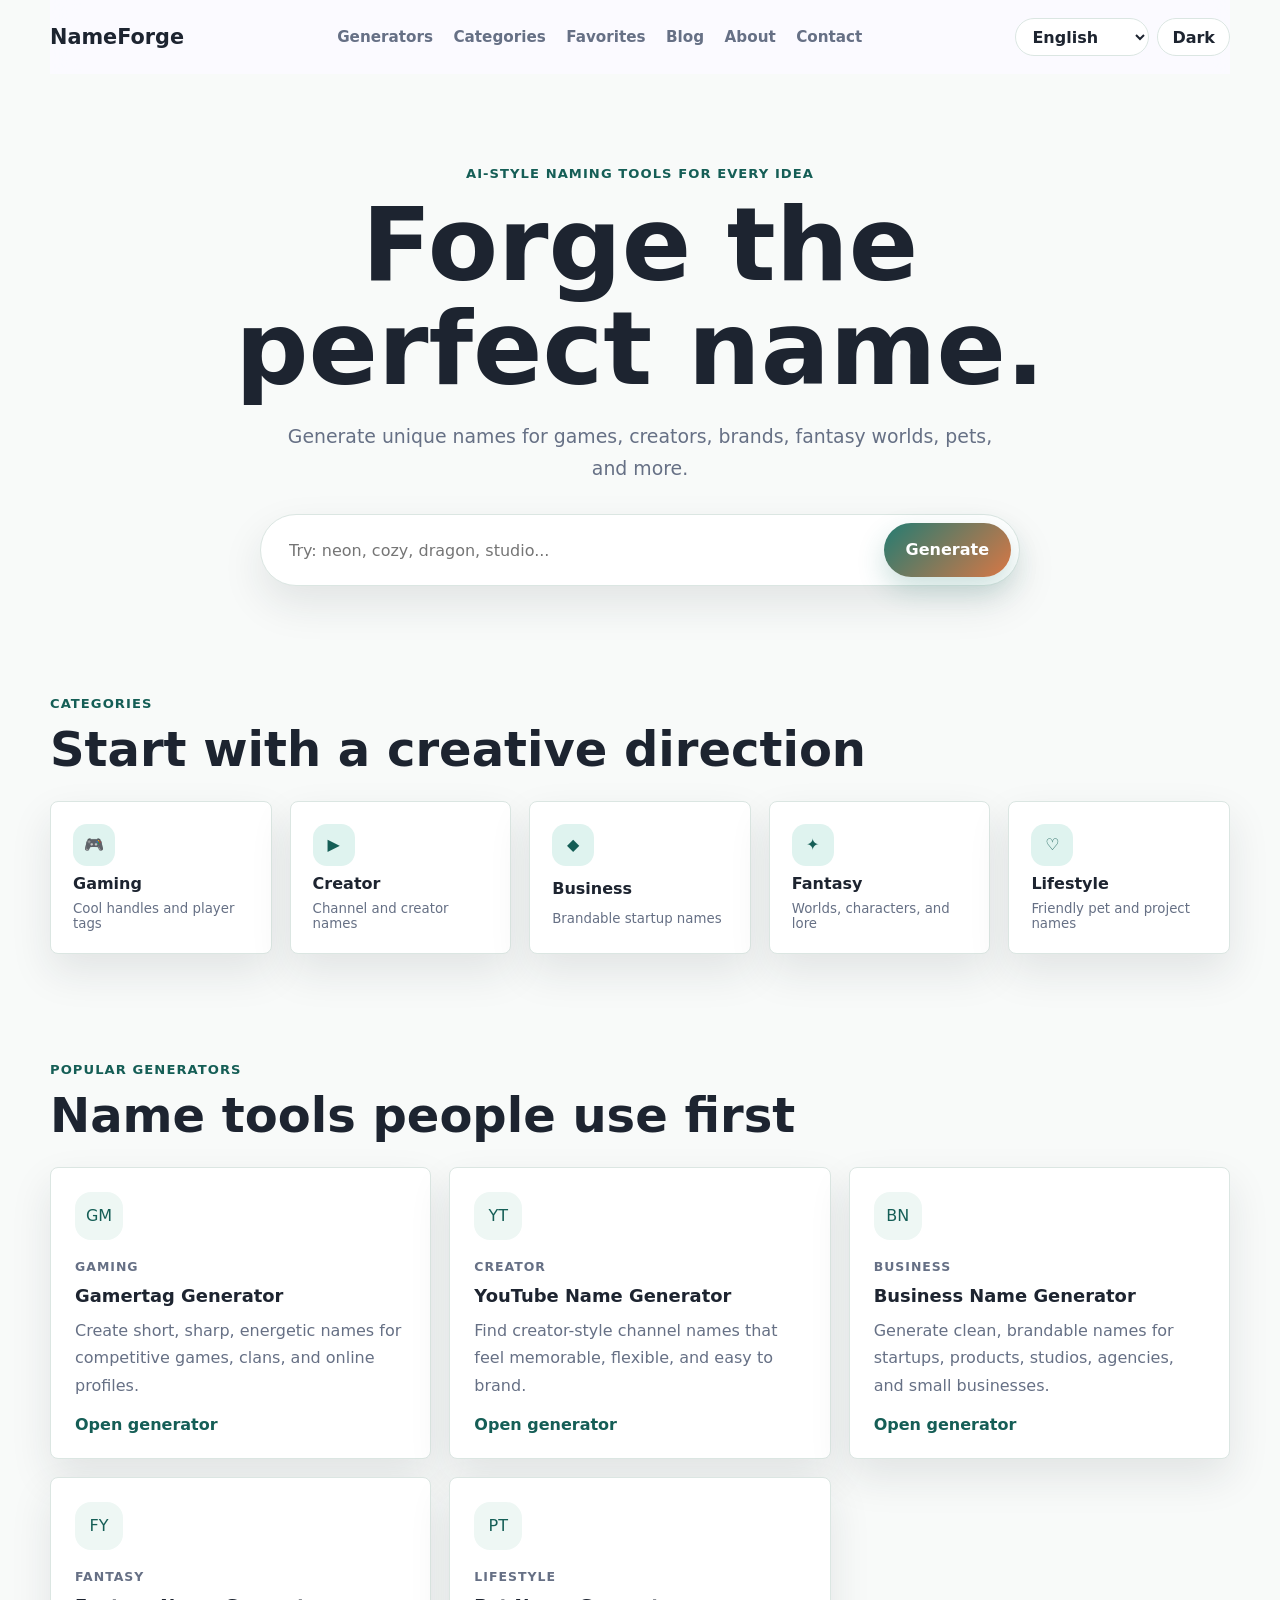
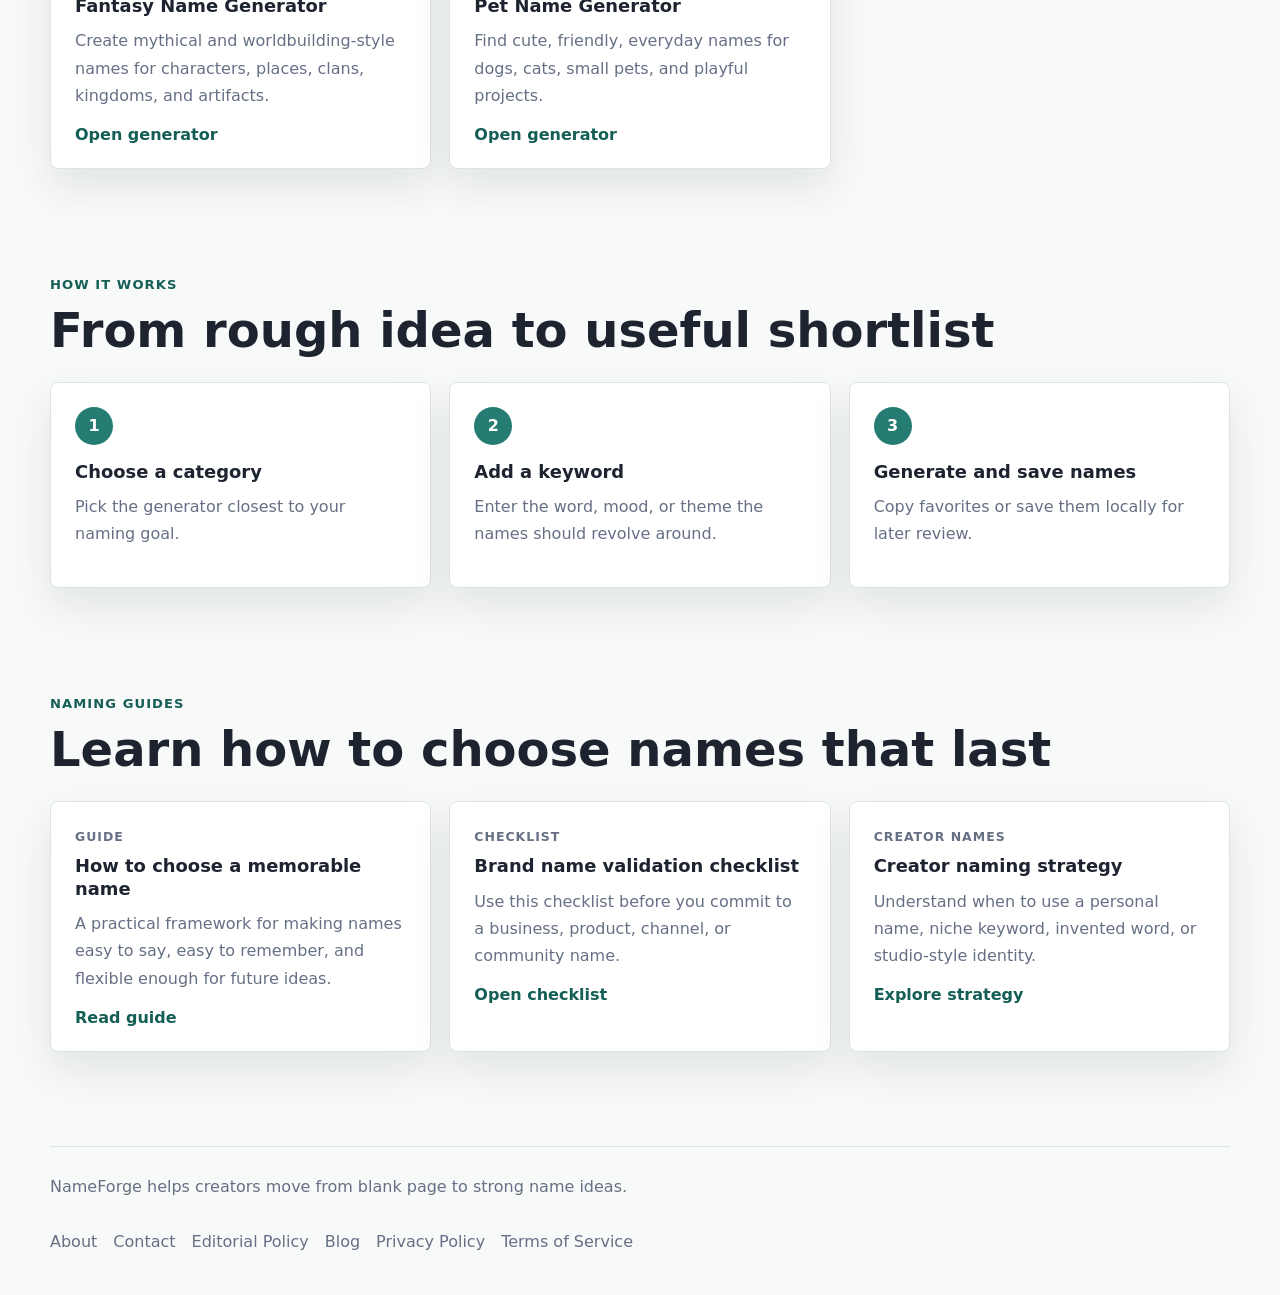
<file: index.html>
<!DOCTYPE html>
<html lang="en">
<head>
  <meta charset="UTF-8">
  <meta name="viewport" content="width=device-width, initial-scale=1.0">
  <meta name="google-adsense-account" content="ca-pub-9262301225937575">
  <title>NameForge - Forge the perfect name.</title>
  <meta name="description" content="NameForge helps you generate memorable names for games, creators, brands, fantasy worlds, pets, and more.">
  <link rel="icon" type="image/svg+xml" href="favicon.svg">
  <link rel="stylesheet" href="css/style.css">
</head>
<body>
  <a class="skip-link" href="#main-content">Skip to main content</a>
  <header class="site-header">
    <a class="logo" href="index.html" aria-label="NameForge home">NameForge</a>
    <button class="nav-toggle" type="button" aria-label="Open navigation">Menu</button>
    <nav class="site-nav" aria-label="Primary navigation">
      <a href="generators.html">Generators</a>
      <a href="generators.html#categories">Categories</a>
      <a href="favorites.html">Favorites</a>
      <a href="blog.html">Blog</a>
      <a href="about.html">About</a>
      <a href="contact.html">Contact</a>
    </nav>
    <div class="header-actions" aria-label="Display settings">
      <label class="language-control">
        <span class="sr-only">Language</span>
        <select id="languageSelect" aria-label="Language">
          <option value="en">English</option>
          <option value="ko">한국어</option>
          <option value="ja">日本語</option>
        </select>
      </label>
      <button class="theme-button" id="themeToggle" type="button" aria-label="Switch to dark mode">Dark</button>
    </div>
  </header>

  <main id="main-content">
    <section class="hero">
      <p class="eyebrow">AI-style naming tools for every idea</p>
      <h1>Forge the perfect name.</h1>
      <p class="hero-copy">Generate unique names for games, creators, brands, fantasy worlds, pets, and more.</p>
      <form class="hero-search" id="heroGenerateForm">
        <label class="sr-only" for="heroKeyword">Name idea or keyword</label>
        <input id="heroKeyword" name="keyword" type="search" placeholder="Try: neon, cozy, dragon, studio..." autocomplete="off">
        <button class="button primary" type="submit">Generate</button>
      </form>
    </section>

    <section class="section" id="categories" aria-labelledby="category-title">
      <div class="section-heading">
        <p class="eyebrow">Categories</p>
        <h2 id="category-title">Start with a creative direction</h2>
      </div>
      <div class="category-grid">
        <a class="category-card" href="generator.html?type=gaming"><span aria-hidden="true">🎮</span><strong>Gaming</strong><small>Cool handles and player tags</small></a>
        <a class="category-card" href="generator.html?type=youtube"><span aria-hidden="true">▶</span><strong>Creator</strong><small>Channel and creator names</small></a>
        <a class="category-card" href="generator.html?type=business"><span aria-hidden="true">◆</span><strong>Business</strong><small>Brandable startup names</small></a>
        <a class="category-card" href="generator.html?type=fantasy"><span aria-hidden="true">✦</span><strong>Fantasy</strong><small>Worlds, characters, and lore</small></a>
        <a class="category-card" href="generator.html?type=pet"><span aria-hidden="true">♡</span><strong>Lifestyle</strong><small>Friendly pet and project names</small></a>
      </div>
    </section>

    <section class="section" aria-labelledby="popular-title">
      <div class="section-heading">
        <p class="eyebrow">Popular generators</p>
        <h2 id="popular-title">Name tools people use first</h2>
      </div>
      <div class="card-grid" id="popularGenerators"></div>
    </section>

    <section class="section steps" aria-labelledby="how-title">
      <div class="section-heading">
        <p class="eyebrow">How it works</p>
        <h2 id="how-title">From rough idea to useful shortlist</h2>
      </div>
      <div class="step-grid">
        <article class="step-card"><span>1</span><h3>Choose a category</h3><p>Pick the generator closest to your naming goal.</p></article>
        <article class="step-card"><span>2</span><h3>Add your style</h3><p>Use keywords, tone, and length to guide the output.</p></article>
        <article class="step-card"><span>3</span><h3>Generate and save names</h3><p>Copy favorites or save them locally for later review.</p></article>
      </div>
    </section>

    <section class="section" aria-labelledby="guide-title">
      <div class="section-heading">
        <p class="eyebrow">Naming guides</p>
        <h2 id="guide-title">Learn how to choose names that last</h2>
      </div>
      <div class="card-grid">
        <article class="generator-card">
          <p class="card-kicker">Guide</p>
          <h3>How to choose a memorable name</h3>
          <p>A practical framework for making names easy to say, easy to remember, and flexible enough for future ideas.</p>
          <a class="text-link" href="naming-guide.html">Read guide</a>
        </article>
        <article class="generator-card">
          <p class="card-kicker">Checklist</p>
          <h3>Brand name validation checklist</h3>
          <p>Use this checklist before you commit to a business, product, channel, or community name.</p>
          <a class="text-link" href="brand-name-checklist.html">Open checklist</a>
        </article>
        <article class="generator-card">
          <p class="card-kicker">Creator names</p>
          <h3>Creator naming strategy</h3>
          <p>Understand when to use a personal name, niche keyword, invented word, or studio-style identity.</p>
          <a class="text-link" href="creator-name-strategy.html">Explore strategy</a>
        </article>
      </div>
    </section>
  </main>

  <footer class="site-footer">
    <p>NameForge helps creators move from blank page to strong name ideas.</p>
    <nav aria-label="Footer navigation">
      <a href="about.html">About</a>
      <a href="contact.html">Contact</a>
      <a href="editorial-policy.html">Editorial Policy</a>
      <a href="blog.html">Blog</a>
      <a href="privacy.html">Privacy Policy</a>
      <a href="terms.html">Terms of Service</a>
    </nav>
  </footer>

  <script src="js/data.js"></script>
  <script src="js/main.js"></script>
</body>
</html>
</file>
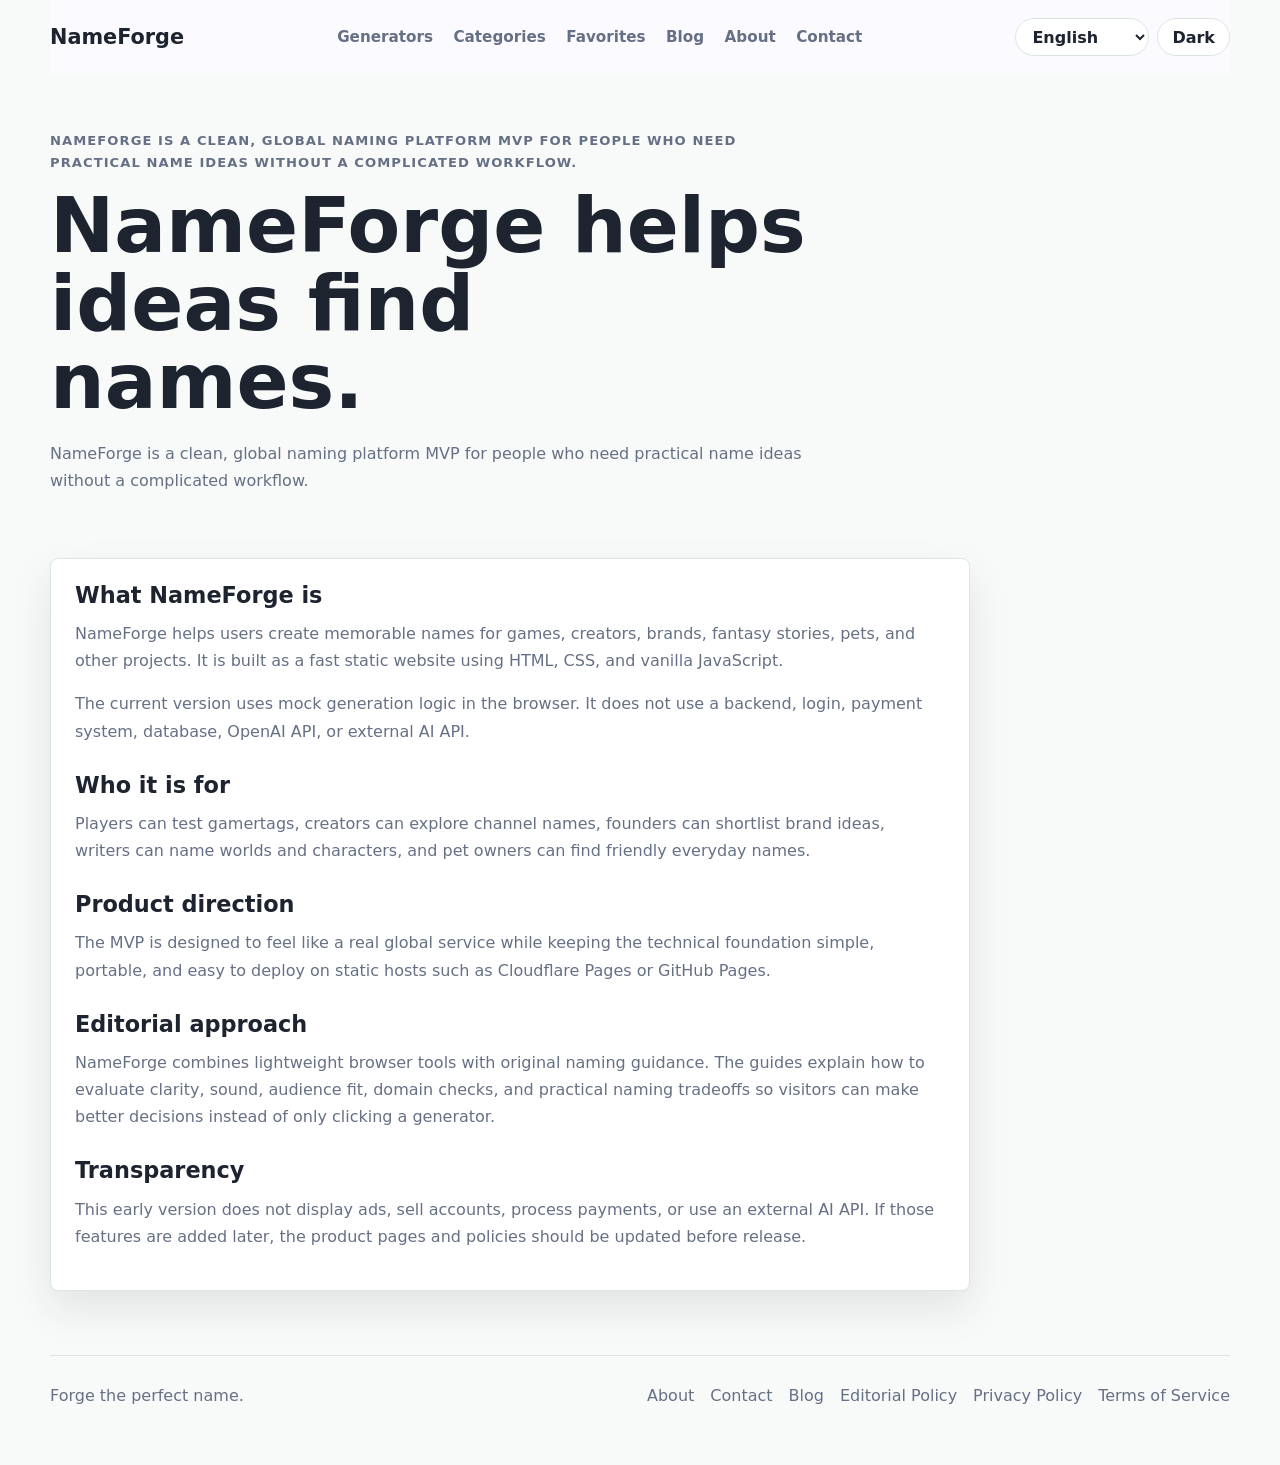
<file: about.html>
<!DOCTYPE html>
<html lang="en">
<head>
  <meta charset="UTF-8">
  <meta name="viewport" content="width=device-width, initial-scale=1.0">
  <meta name="google-adsense-account" content="ca-pub-9262301225937575">
  <title>About NameForge</title>
  <meta name="description" content="Learn about NameForge, a simple global platform for creating names for games, brands, creators, fantasy stories, pets, and projects.">
  <link rel="icon" type="image/svg+xml" href="favicon.svg">
  <link rel="stylesheet" href="css/style.css">
</head>
<body>
  <a class="skip-link" href="#main-content">Skip to main content</a>
  <header class="site-header">
    <a class="logo" href="index.html">NameForge</a>
    <button class="nav-toggle" type="button" aria-label="Open navigation">Menu</button>
    <nav class="site-nav" aria-label="Primary navigation">
      <a href="generators.html">Generators</a>
      <a href="generators.html#categories">Categories</a>
      <a href="favorites.html">Favorites</a>
      <a href="blog.html">Blog</a>
      <a href="about.html">About</a>
      <a href="contact.html">Contact</a>
    </nav>
    <div class="header-actions" aria-label="Display settings">
      <label class="language-control"><span class="sr-only">Language</span><select id="languageSelect" aria-label="Language"><option value="en">English</option><option value="ko">한국어</option><option value="ja">日本語</option></select></label>
      <button class="theme-button" id="themeToggle" type="button" aria-label="Switch to dark mode">Dark</button>
    </div>
  </header>

  <main class="page-shell" id="main-content">
    <section class="page-hero">
      <p class="eyebrow">About</p>
      <h1>NameForge helps ideas find names.</h1>
      <p>NameForge is a clean, global naming platform MVP for people who need practical name ideas without a complicated workflow.</p>
    </section>
    <section class="content-card">
      <h2 data-i18n="about.whatTitle">What NameForge is</h2>
      <p data-i18n="about.whatBody">NameForge helps users create memorable names for games, creators, brands, fantasy stories, pets, and other projects. It is built as a fast static website using HTML, CSS, and vanilla JavaScript.</p>
      <p data-i18n="about.techBody">The current version uses mock generation logic in the browser. It does not use a backend, login, payment system, database, OpenAI API, or external AI API.</p>
      <h2 data-i18n="about.forTitle">Who it is for</h2>
      <p data-i18n="about.forBody">Players can test gamertags, creators can explore channel names, founders can shortlist brand ideas, writers can name worlds and characters, and pet owners can find friendly everyday names.</p>
      <h2 data-i18n="about.directionTitle">Product direction</h2>
      <p data-i18n="about.directionBody">The MVP is designed to feel like a real global service while keeping the technical foundation simple, portable, and easy to deploy on static hosts such as Cloudflare Pages or GitHub Pages.</p>
      <h2 data-i18n="about.editorialTitle">Editorial approach</h2>
      <p data-i18n="about.editorialBody">NameForge combines lightweight browser tools with original naming guidance. The guides explain how to evaluate clarity, sound, audience fit, domain checks, and practical naming tradeoffs so visitors can make better decisions instead of only clicking a generator.</p>
      <h2 data-i18n="about.transparencyTitle">Transparency</h2>
      <p data-i18n="about.transparencyBody">This early version does not display ads, sell accounts, process payments, or use an external AI API. If those features are added later, the product pages and policies should be updated before release.</p>
    </section>
  </main>

  <footer class="site-footer">
    <p>Forge the perfect name.</p>
    <nav aria-label="Footer navigation">
      <a href="about.html">About</a>
      <a href="contact.html">Contact</a>
      <a href="blog.html">Blog</a>
      <a href="editorial-policy.html">Editorial Policy</a>
      <a href="privacy.html">Privacy Policy</a>
      <a href="terms.html">Terms of Service</a>
    </nav>
  </footer>
  <script src="js/main.js"></script>
</body>
</html>
</file>
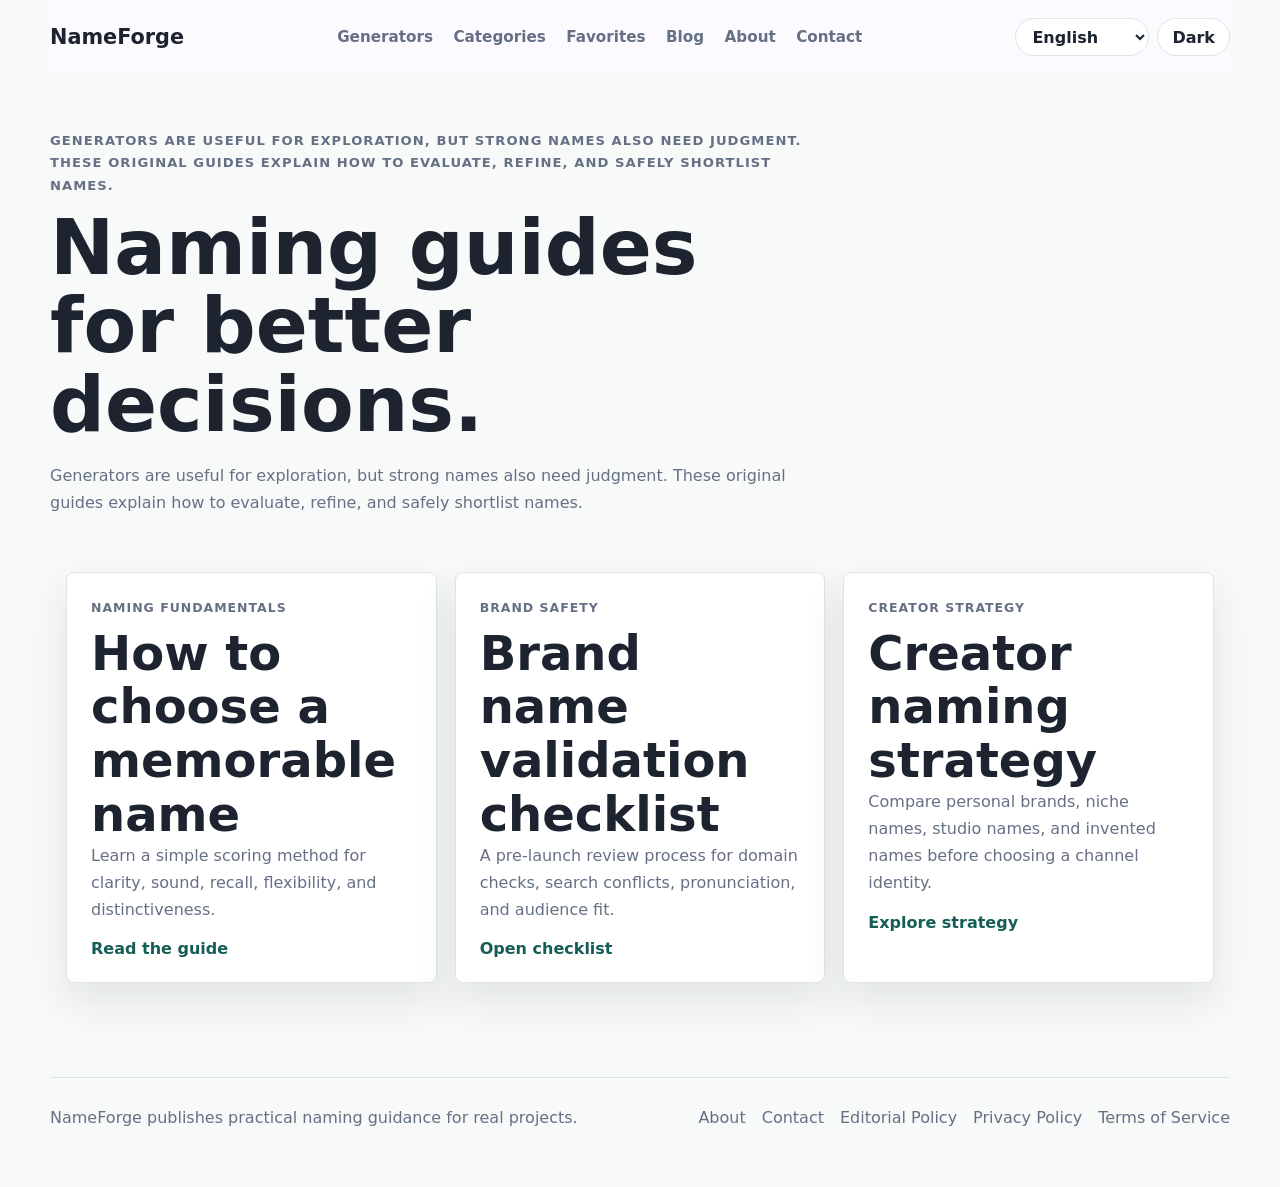
<file: blog.html>
<!DOCTYPE html>
<html lang="en">
<head>
  <meta charset="UTF-8">
  <meta name="viewport" content="width=device-width, initial-scale=1.0">
  <meta name="google-adsense-account" content="ca-pub-9262301225937575">
  <title>NameForge Blog - Naming Guides and Strategy</title>
  <meta name="description" content="Read practical naming guides for brands, creators, games, fantasy projects, pets, and online identities.">
  <link rel="icon" type="image/svg+xml" href="favicon.svg">
  <link rel="stylesheet" href="css/style.css">
</head>
<body>
  <a class="skip-link" href="#main-content">Skip to main content</a>
  <header class="site-header">
    <a class="logo" href="index.html">NameForge</a>
    <button class="nav-toggle" type="button" aria-label="Open navigation">Menu</button>
    <nav class="site-nav" aria-label="Primary navigation">
      <a href="generators.html">Generators</a>
      <a href="generators.html#categories">Categories</a>
      <a href="favorites.html">Favorites</a>
      <a href="blog.html">Blog</a>
      <a href="about.html">About</a>
      <a href="contact.html">Contact</a>
    </nav>
    <div class="header-actions" aria-label="Display settings">
      <label class="language-control"><span class="sr-only">Language</span><select id="languageSelect" aria-label="Language"><option value="en">English</option><option value="ko">한국어</option><option value="ja">日本語</option></select></label>
      <button class="theme-button" id="themeToggle" type="button" aria-label="Switch to dark mode">Dark</button>
    </div>
  </header>

  <main class="page-shell" id="main-content">
    <section class="page-hero">
      <p class="eyebrow">Editorial library</p>
      <h1>Naming guides for better decisions.</h1>
      <p>Generators are useful for exploration, but strong names also need judgment. These original guides explain how to evaluate, refine, and safely shortlist names.</p>
    </section>

    <section class="section compact">
      <div class="card-grid">
        <article class="generator-card">
          <p class="card-kicker">Naming fundamentals</p>
          <h2>How to choose a memorable name</h2>
          <p>Learn a simple scoring method for clarity, sound, recall, flexibility, and distinctiveness.</p>
          <a class="text-link" href="naming-guide.html">Read the guide</a>
        </article>
        <article class="generator-card">
          <p class="card-kicker">Brand safety</p>
          <h2>Brand name validation checklist</h2>
          <p>A pre-launch review process for domain checks, search conflicts, pronunciation, and audience fit.</p>
          <a class="text-link" href="brand-name-checklist.html">Open checklist</a>
        </article>
        <article class="generator-card">
          <p class="card-kicker">Creator strategy</p>
          <h2>Creator naming strategy</h2>
          <p>Compare personal brands, niche names, studio names, and invented names before choosing a channel identity.</p>
          <a class="text-link" href="creator-name-strategy.html">Explore strategy</a>
        </article>
      </div>
    </section>
  </main>

  <footer class="site-footer">
    <p>NameForge publishes practical naming guidance for real projects.</p>
    <nav aria-label="Footer navigation">
      <a href="about.html">About</a>
      <a href="contact.html">Contact</a>
      <a href="editorial-policy.html">Editorial Policy</a>
      <a href="privacy.html">Privacy Policy</a>
      <a href="terms.html">Terms of Service</a>
    </nav>
  </footer>
  <script src="js/main.js"></script>
</body>
</html>
</file>
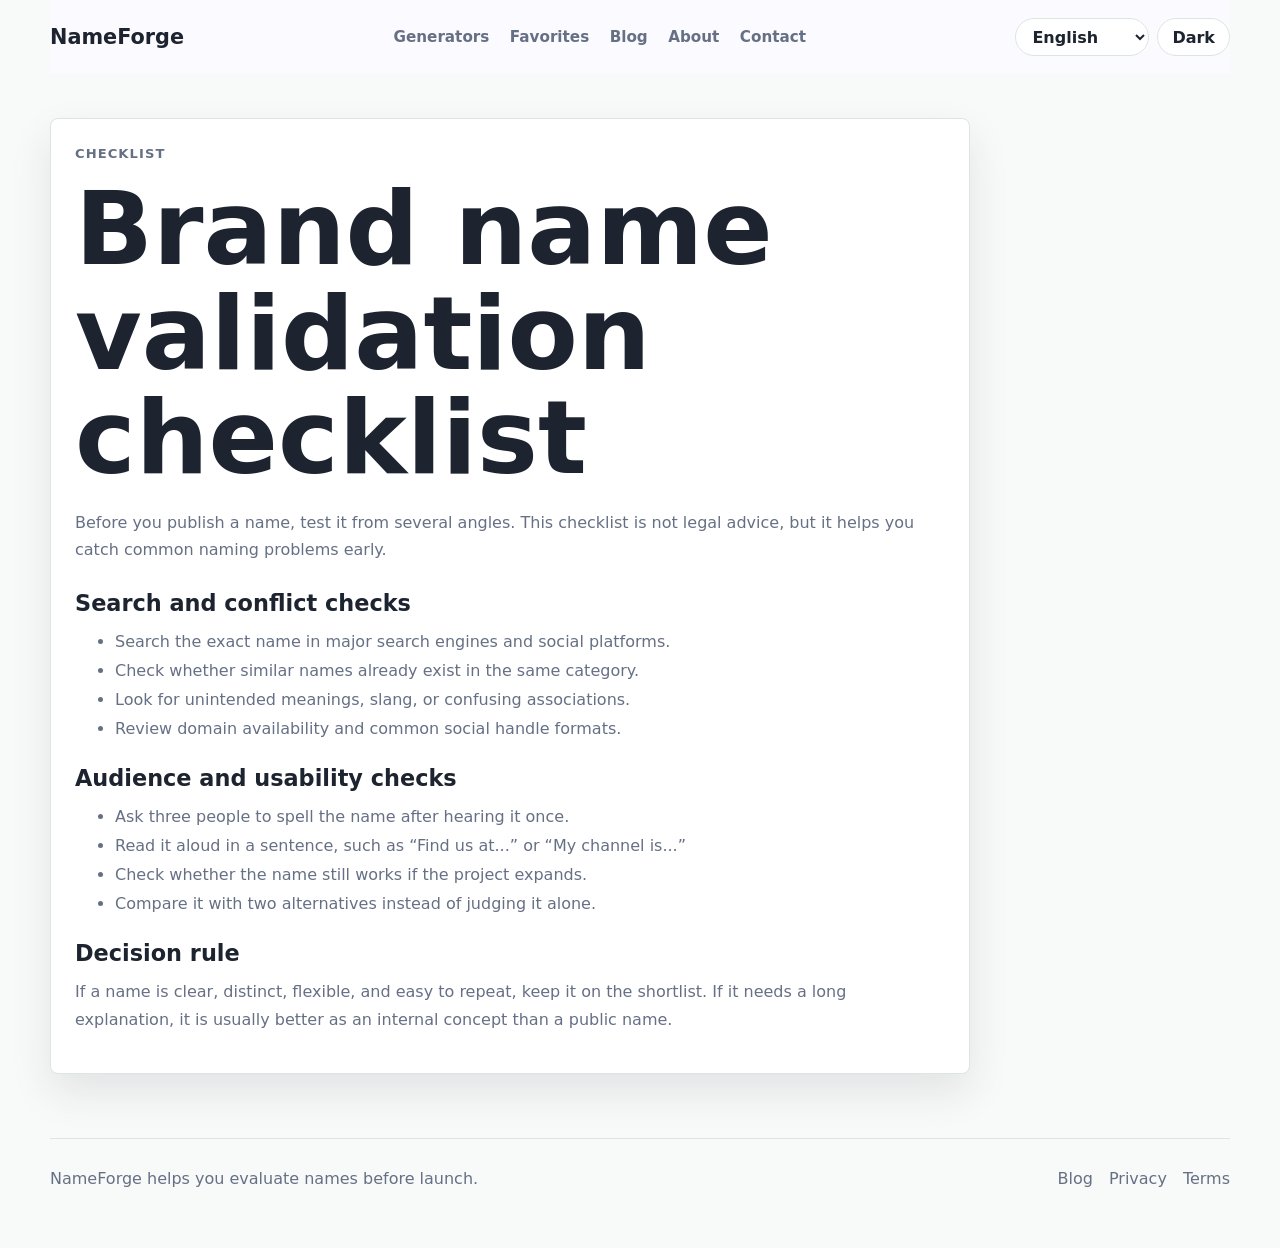
<file: brand-name-checklist.html>
<!DOCTYPE html>
<html lang="en">
<head>
  <meta charset="UTF-8">
  <meta name="viewport" content="width=device-width, initial-scale=1.0">
  <meta name="google-adsense-account" content="ca-pub-9262301225937575">
  <title>Brand Name Validation Checklist - NameForge</title>
  <meta name="description" content="A practical checklist for reviewing brand, business, product, and creator names before launch.">
  <link rel="icon" type="image/svg+xml" href="favicon.svg">
  <link rel="stylesheet" href="css/style.css">
</head>
<body>
  <a class="skip-link" href="#main-content">Skip to main content</a>
  <header class="site-header">
    <a class="logo" href="index.html">NameForge</a>
    <button class="nav-toggle" type="button" aria-label="Open navigation">Menu</button>
    <nav class="site-nav" aria-label="Primary navigation">
      <a href="generators.html">Generators</a>
      <a href="favorites.html">Favorites</a>
      <a href="blog.html">Blog</a>
      <a href="about.html">About</a>
      <a href="contact.html">Contact</a>
    </nav>
    <div class="header-actions" aria-label="Display settings">
      <label class="language-control"><span class="sr-only">Language</span><select id="languageSelect" aria-label="Language"><option value="en">English</option><option value="ko">한국어</option><option value="ja">日本語</option></select></label>
      <button class="theme-button" id="themeToggle" type="button" aria-label="Switch to dark mode">Dark</button>
    </div>
  </header>

  <main class="page-shell" id="main-content">
    <article class="content-card article">
      <p class="eyebrow">Checklist</p>
      <h1>Brand name validation checklist</h1>
      <p>Before you publish a name, test it from several angles. This checklist is not legal advice, but it helps you catch common naming problems early.</p>

      <h2>Search and conflict checks</h2>
      <ul>
        <li>Search the exact name in major search engines and social platforms.</li>
        <li>Check whether similar names already exist in the same category.</li>
        <li>Look for unintended meanings, slang, or confusing associations.</li>
        <li>Review domain availability and common social handle formats.</li>
      </ul>

      <h2>Audience and usability checks</h2>
      <ul>
        <li>Ask three people to spell the name after hearing it once.</li>
        <li>Read it aloud in a sentence, such as “Find us at...” or “My channel is...”</li>
        <li>Check whether the name still works if the project expands.</li>
        <li>Compare it with two alternatives instead of judging it alone.</li>
      </ul>

      <h2>Decision rule</h2>
      <p>If a name is clear, distinct, flexible, and easy to repeat, keep it on the shortlist. If it needs a long explanation, it is usually better as an internal concept than a public name.</p>
    </article>
  </main>

  <footer class="site-footer"><p>NameForge helps you evaluate names before launch.</p><nav><a href="blog.html">Blog</a><a href="privacy.html">Privacy</a><a href="terms.html">Terms</a></nav></footer>
  <script src="js/main.js"></script>
</body>
</html>
</file>
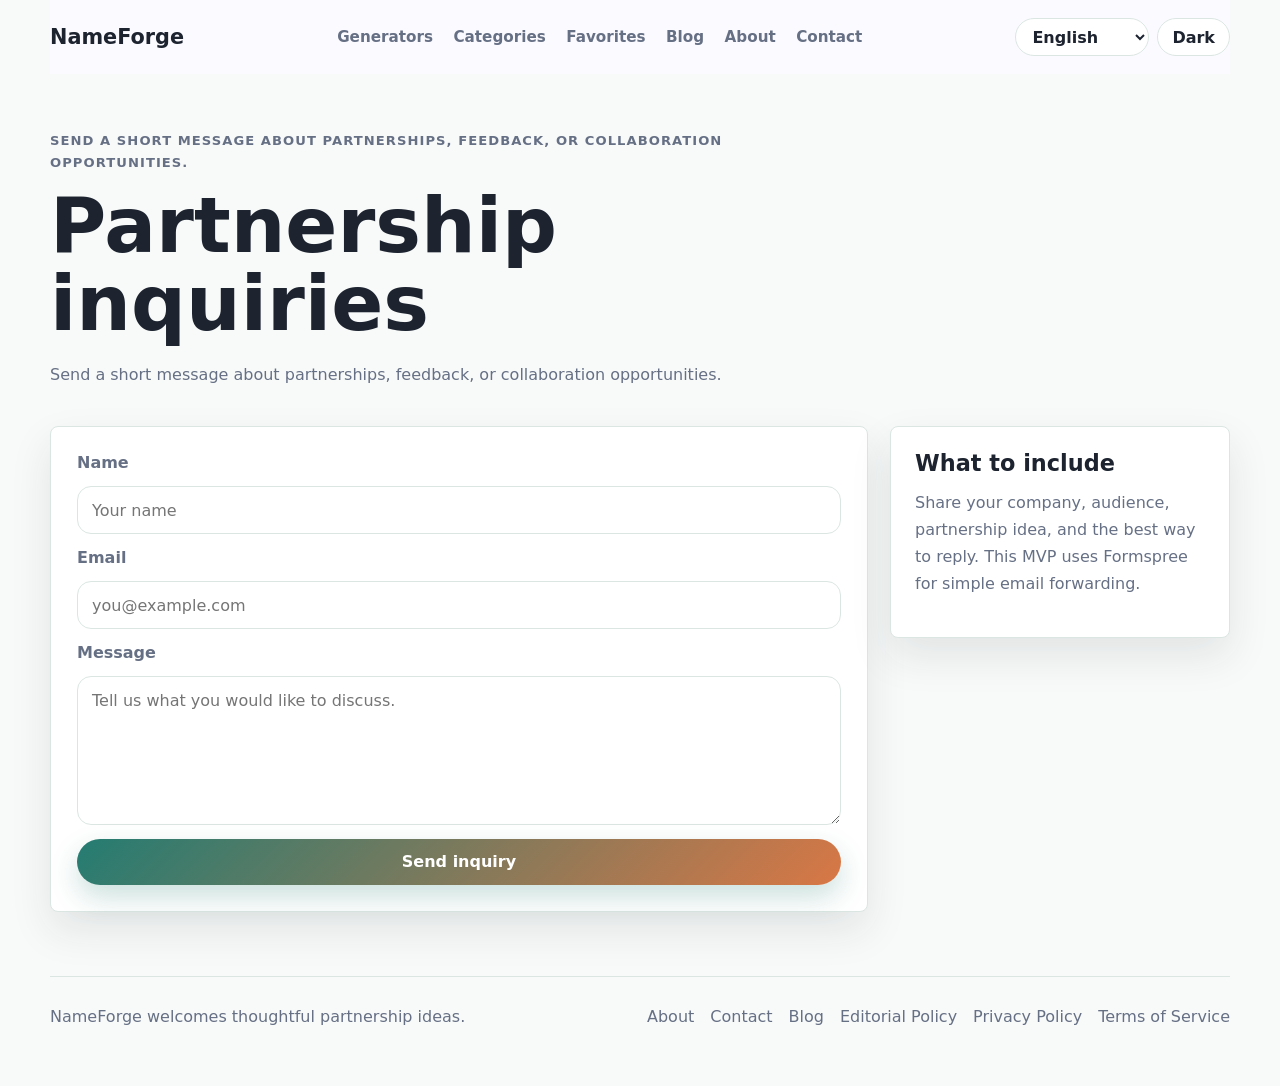
<file: contact.html>
<!DOCTYPE html>
<html lang="en">
<head>
  <meta charset="UTF-8">
  <meta name="viewport" content="width=device-width, initial-scale=1.0">
  <meta name="google-adsense-account" content="ca-pub-9262301225937575">
  <title>Contact NameForge</title>
  <meta name="description" content="Contact NameForge for partnership inquiries, product feedback, and naming platform questions.">
  <link rel="icon" type="image/svg+xml" href="favicon.svg">
  <link rel="stylesheet" href="css/style.css">
</head>
<body>
  <a class="skip-link" href="#main-content">Skip to main content</a>
  <header class="site-header">
    <a class="logo" href="index.html">NameForge</a>
    <button class="nav-toggle" type="button" aria-label="Open navigation">Menu</button>
    <nav class="site-nav" aria-label="Primary navigation">
      <a href="generators.html">Generators</a>
      <a href="generators.html#categories">Categories</a>
      <a href="favorites.html">Favorites</a>
      <a href="blog.html">Blog</a>
      <a href="about.html">About</a>
      <a href="contact.html">Contact</a>
    </nav>
    <div class="header-actions" aria-label="Display settings">
      <label class="language-control"><span class="sr-only">Language</span><select id="languageSelect" aria-label="Language"><option value="en">English</option><option value="ko">한국어</option><option value="ja">日本語</option></select></label>
      <button class="theme-button" id="themeToggle" type="button" aria-label="Switch to dark mode">Dark</button>
    </div>
  </header>

  <main class="page-shell" id="main-content">
    <section class="page-hero">
      <p class="eyebrow">Contact</p>
      <h1>Partnership inquiries</h1>
      <p>Send a short message about partnerships, feedback, or collaboration opportunities.</p>
    </section>
    <section class="contact-layout">
      <form class="contact-form" action="https://formspree.io/f/xdardkkk" method="POST">
        <label for="name">Name</label>
        <input id="name" name="name" type="text" placeholder="Your name" required>
        <label for="email">Email</label>
        <input id="email" name="email" type="email" placeholder="you@example.com" required>
        <label for="message">Message</label>
        <textarea id="message" name="message" rows="7" placeholder="Tell us what you would like to discuss." required></textarea>
        <input type="hidden" name="_subject" value="New NameForge partnership inquiry">
        <button class="button primary" type="submit">Send inquiry</button>
      </form>
      <aside class="content-card small">
        <h2 data-i18n="contact.includeTitle">What to include</h2>
        <p data-i18n="contact.includeBody">Share your company, audience, partnership idea, and the best way to reply. This MVP uses Formspree for simple email forwarding.</p>
      </aside>
    </section>
  </main>

  <footer class="site-footer">
    <p>NameForge welcomes thoughtful partnership ideas.</p>
    <nav aria-label="Footer navigation">
      <a href="about.html">About</a>
      <a href="contact.html">Contact</a>
      <a href="blog.html">Blog</a>
      <a href="editorial-policy.html">Editorial Policy</a>
      <a href="privacy.html">Privacy Policy</a>
      <a href="terms.html">Terms of Service</a>
    </nav>
  </footer>
  <script src="js/main.js"></script>
</body>
</html>
</file>
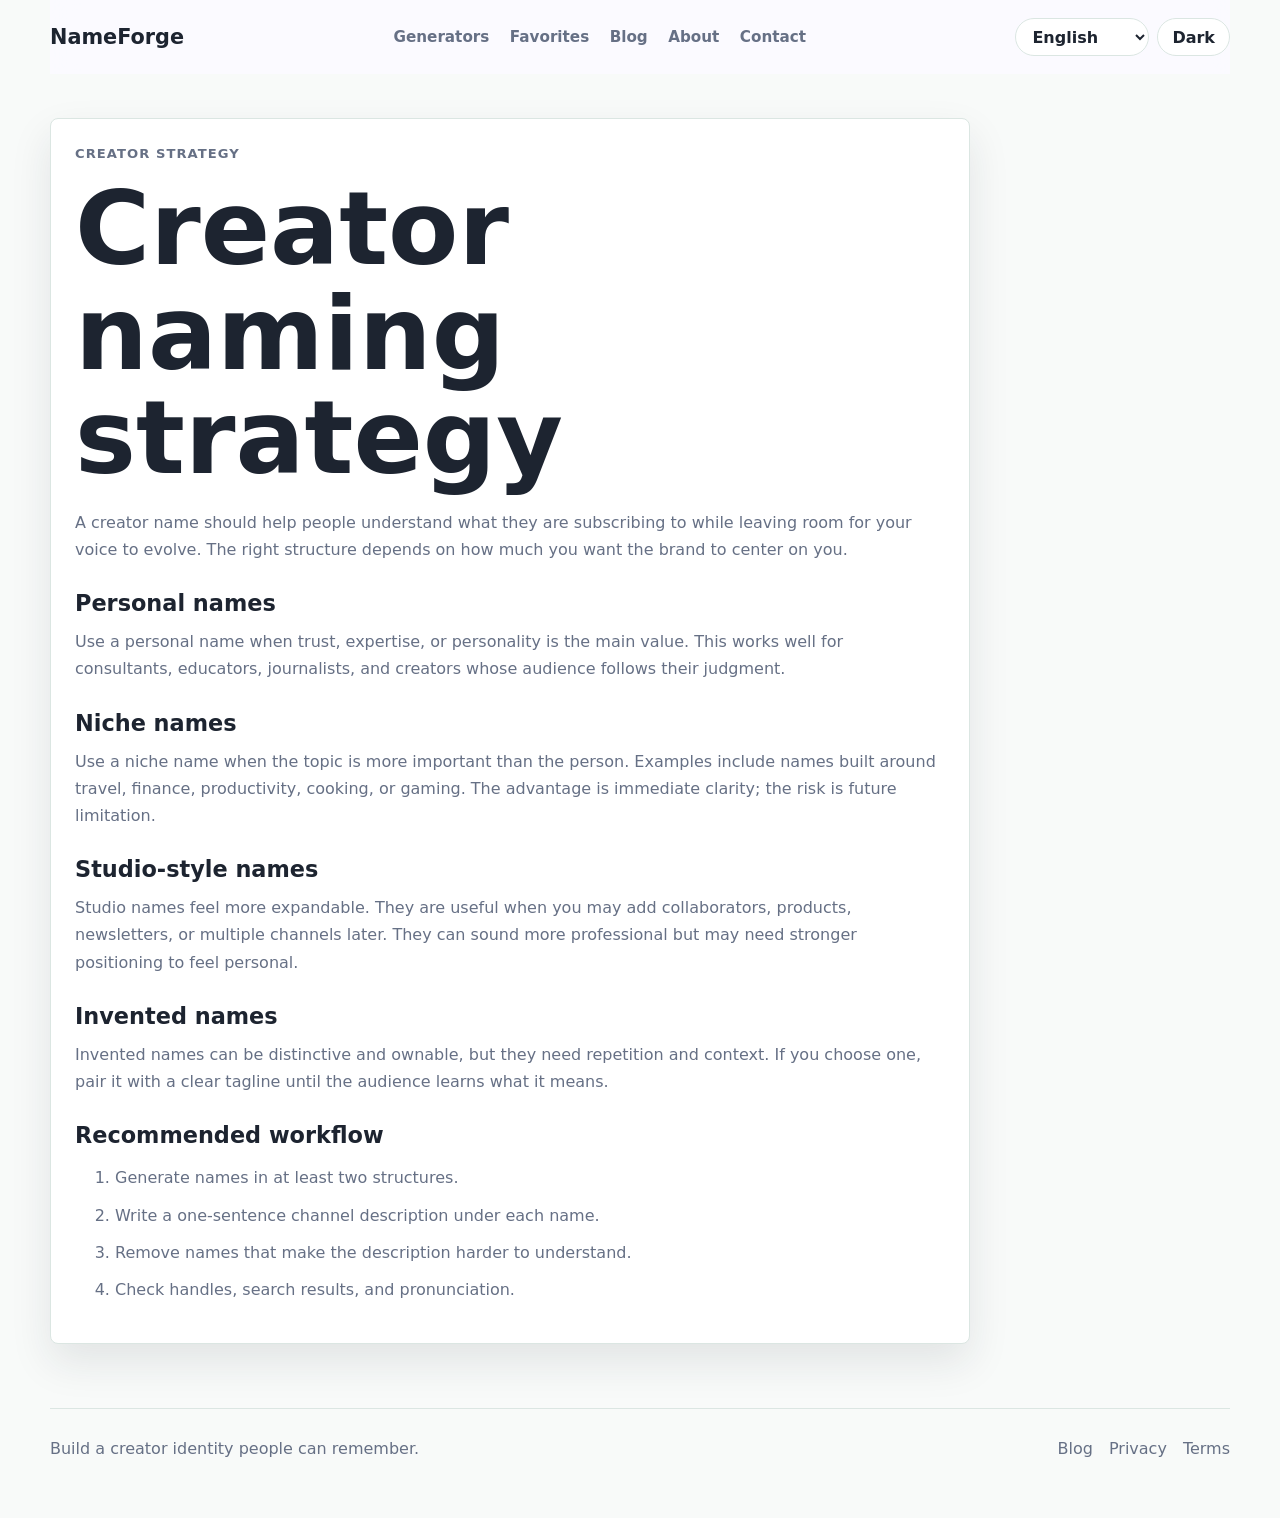
<file: creator-name-strategy.html>
<!DOCTYPE html>
<html lang="en">
<head>
  <meta charset="UTF-8">
  <meta name="viewport" content="width=device-width, initial-scale=1.0">
  <meta name="google-adsense-account" content="ca-pub-9262301225937575">
  <title>Creator Naming Strategy - NameForge</title>
  <meta name="description" content="Compare creator naming strategies for YouTube channels, newsletters, podcasts, portfolios, and online communities.">
  <link rel="icon" type="image/svg+xml" href="favicon.svg">
  <link rel="stylesheet" href="css/style.css">
</head>
<body>
  <a class="skip-link" href="#main-content">Skip to main content</a>
  <header class="site-header">
    <a class="logo" href="index.html">NameForge</a>
    <button class="nav-toggle" type="button" aria-label="Open navigation">Menu</button>
    <nav class="site-nav" aria-label="Primary navigation">
      <a href="generators.html">Generators</a>
      <a href="favorites.html">Favorites</a>
      <a href="blog.html">Blog</a>
      <a href="about.html">About</a>
      <a href="contact.html">Contact</a>
    </nav>
    <div class="header-actions" aria-label="Display settings">
      <label class="language-control"><span class="sr-only">Language</span><select id="languageSelect" aria-label="Language"><option value="en">English</option><option value="ko">한국어</option><option value="ja">日本語</option></select></label>
      <button class="theme-button" id="themeToggle" type="button" aria-label="Switch to dark mode">Dark</button>
    </div>
  </header>

  <main class="page-shell" id="main-content">
    <article class="content-card article">
      <p class="eyebrow">Creator strategy</p>
      <h1>Creator naming strategy</h1>
      <p>A creator name should help people understand what they are subscribing to while leaving room for your voice to evolve. The right structure depends on how much you want the brand to center on you.</p>

      <h2>Personal names</h2>
      <p>Use a personal name when trust, expertise, or personality is the main value. This works well for consultants, educators, journalists, and creators whose audience follows their judgment.</p>

      <h2>Niche names</h2>
      <p>Use a niche name when the topic is more important than the person. Examples include names built around travel, finance, productivity, cooking, or gaming. The advantage is immediate clarity; the risk is future limitation.</p>

      <h2>Studio-style names</h2>
      <p>Studio names feel more expandable. They are useful when you may add collaborators, products, newsletters, or multiple channels later. They can sound more professional but may need stronger positioning to feel personal.</p>

      <h2>Invented names</h2>
      <p>Invented names can be distinctive and ownable, but they need repetition and context. If you choose one, pair it with a clear tagline until the audience learns what it means.</p>

      <h2>Recommended workflow</h2>
      <ol>
        <li>Generate names in at least two structures.</li>
        <li>Write a one-sentence channel description under each name.</li>
        <li>Remove names that make the description harder to understand.</li>
        <li>Check handles, search results, and pronunciation.</li>
      </ol>
    </article>
  </main>

  <footer class="site-footer"><p>Build a creator identity people can remember.</p><nav><a href="blog.html">Blog</a><a href="privacy.html">Privacy</a><a href="terms.html">Terms</a></nav></footer>
  <script src="js/main.js"></script>
</body>
</html>
</file>
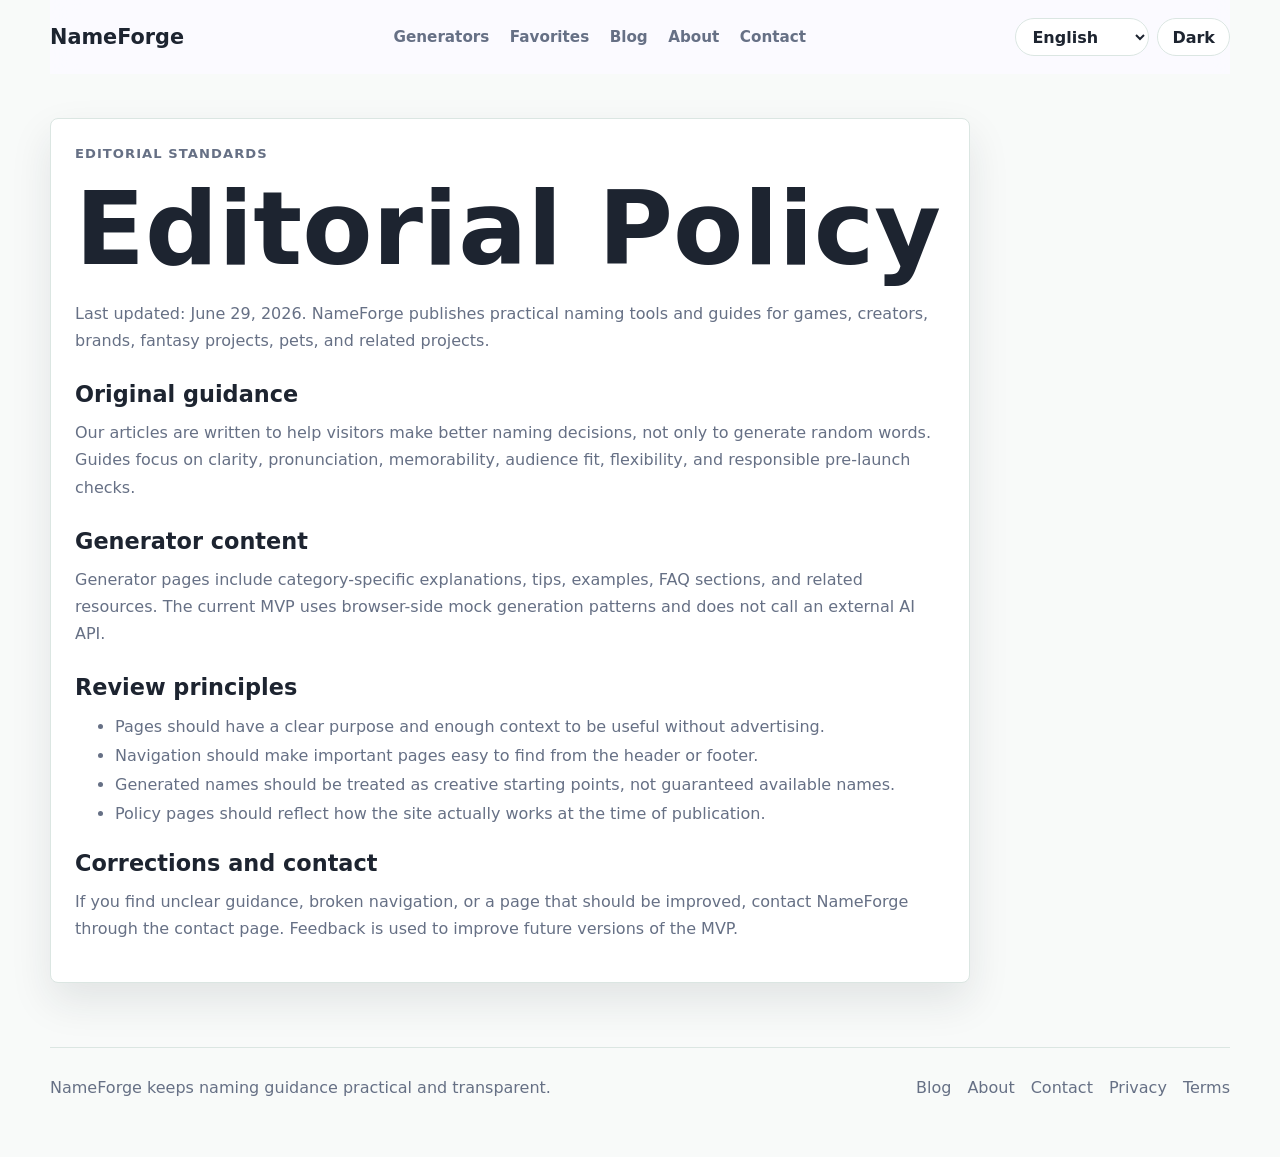
<file: editorial-policy.html>
<!DOCTYPE html>
<html lang="en">
<head>
  <meta charset="UTF-8">
  <meta name="viewport" content="width=device-width, initial-scale=1.0">
  <meta name="google-adsense-account" content="ca-pub-9262301225937575">
  <title>Editorial Policy - NameForge</title>
  <meta name="description" content="NameForge editorial policy explaining how naming guides, generator descriptions, and practical advice are created and reviewed.">
  <link rel="icon" type="image/svg+xml" href="favicon.svg">
  <link rel="stylesheet" href="css/style.css">
</head>
<body>
  <a class="skip-link" href="#main-content">Skip to main content</a>
  <header class="site-header">
    <a class="logo" href="index.html">NameForge</a>
    <button class="nav-toggle" type="button" aria-label="Open navigation">Menu</button>
    <nav class="site-nav" aria-label="Primary navigation">
      <a href="generators.html">Generators</a>
      <a href="favorites.html">Favorites</a>
      <a href="blog.html">Blog</a>
      <a href="about.html">About</a>
      <a href="contact.html">Contact</a>
    </nav>
    <div class="header-actions" aria-label="Display settings">
      <label class="language-control"><span class="sr-only">Language</span><select id="languageSelect" aria-label="Language"><option value="en">English</option><option value="ko">한국어</option><option value="ja">日本語</option></select></label>
      <button class="theme-button" id="themeToggle" type="button" aria-label="Switch to dark mode">Dark</button>
    </div>
  </header>

  <main class="page-shell" id="main-content">
    <article class="content-card article">
      <p class="eyebrow">Editorial standards</p>
      <h1>Editorial Policy</h1>
      <p>Last updated: June 29, 2026. NameForge publishes practical naming tools and guides for games, creators, brands, fantasy projects, pets, and related projects.</p>

      <h2>Original guidance</h2>
      <p>Our articles are written to help visitors make better naming decisions, not only to generate random words. Guides focus on clarity, pronunciation, memorability, audience fit, flexibility, and responsible pre-launch checks.</p>

      <h2>Generator content</h2>
      <p>Generator pages include category-specific explanations, tips, examples, FAQ sections, and related resources. The current MVP uses browser-side mock generation patterns and does not call an external AI API.</p>

      <h2>Review principles</h2>
      <ul>
        <li>Pages should have a clear purpose and enough context to be useful without advertising.</li>
        <li>Navigation should make important pages easy to find from the header or footer.</li>
        <li>Generated names should be treated as creative starting points, not guaranteed available names.</li>
        <li>Policy pages should reflect how the site actually works at the time of publication.</li>
      </ul>

      <h2>Corrections and contact</h2>
      <p>If you find unclear guidance, broken navigation, or a page that should be improved, contact NameForge through the contact page. Feedback is used to improve future versions of the MVP.</p>
    </article>
  </main>

  <footer class="site-footer"><p>NameForge keeps naming guidance practical and transparent.</p><nav><a href="blog.html">Blog</a><a href="about.html">About</a><a href="contact.html">Contact</a><a href="privacy.html">Privacy</a><a href="terms.html">Terms</a></nav></footer>
  <script src="js/main.js"></script>
</body>
</html>
</file>
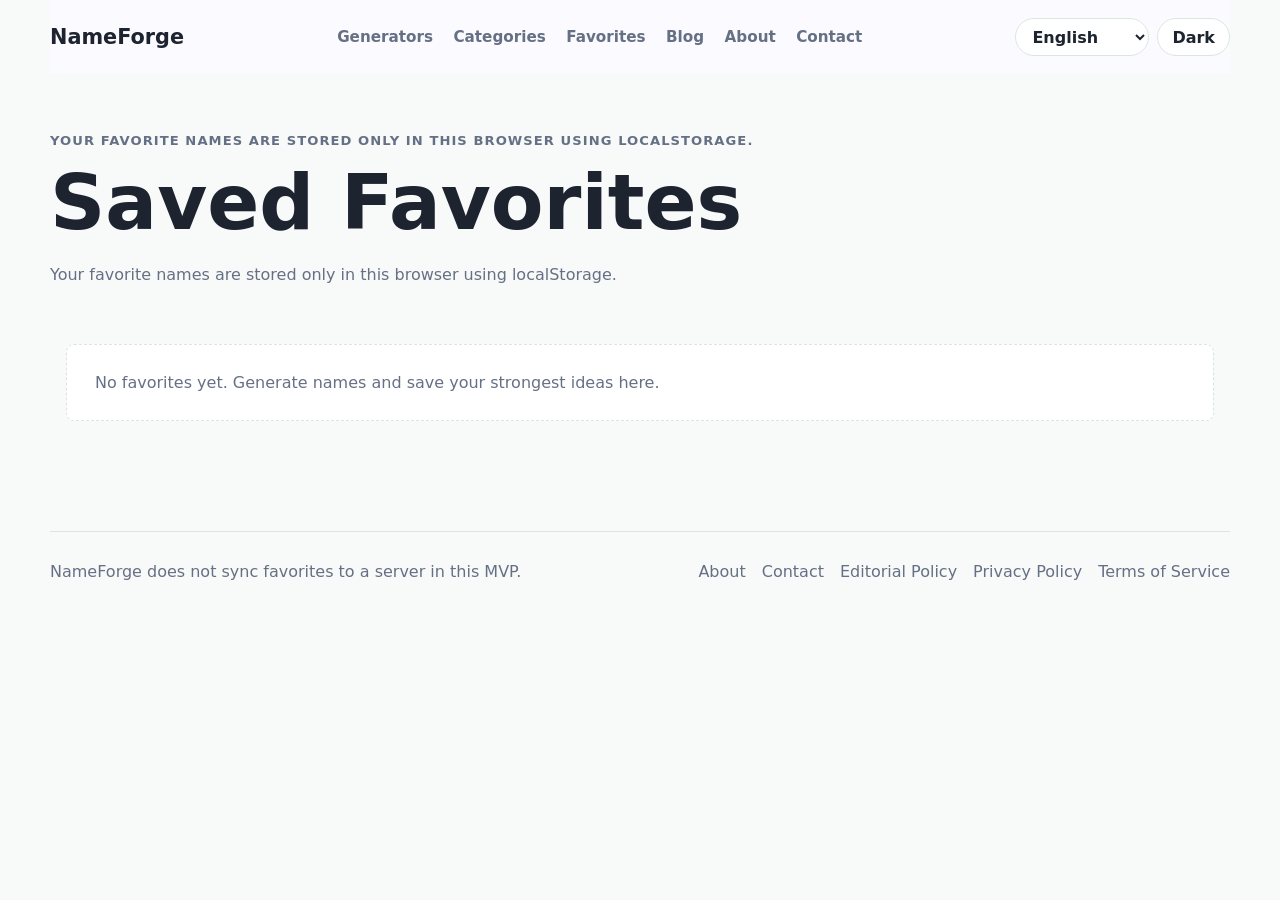
<file: favorites.html>
<!DOCTYPE html>
<html lang="en">
<head>
  <meta charset="UTF-8">
  <meta name="viewport" content="width=device-width, initial-scale=1.0">
  <meta name="google-adsense-account" content="ca-pub-9262301225937575">
  <title>Saved Favorites - NameForge</title>
  <meta name="description" content="Review and manage your locally saved NameForge name ideas.">
  <link rel="icon" type="image/svg+xml" href="favicon.svg">
  <link rel="stylesheet" href="css/style.css">
</head>
<body>
  <a class="skip-link" href="#main-content">Skip to main content</a>
  <header class="site-header">
    <a class="logo" href="index.html">NameForge</a>
    <button class="nav-toggle" type="button" aria-label="Open navigation">Menu</button>
    <nav class="site-nav" aria-label="Primary navigation">
      <a href="generators.html">Generators</a>
      <a href="generators.html#categories">Categories</a>
      <a href="favorites.html">Favorites</a>
      <a href="blog.html">Blog</a>
      <a href="about.html">About</a>
      <a href="contact.html">Contact</a>
    </nav>
    <div class="header-actions" aria-label="Display settings">
      <label class="language-control"><span class="sr-only">Language</span><select id="languageSelect" aria-label="Language"><option value="en">English</option><option value="ko">한국어</option><option value="ja">日本語</option></select></label>
      <button class="theme-button" id="themeToggle" type="button" aria-label="Switch to dark mode">Dark</button>
    </div>
  </header>

  <main class="page-shell" id="main-content">
    <section class="page-hero">
      <p class="eyebrow">Local shortlist</p>
      <h1>Saved Favorites</h1>
      <p>Your favorite names are stored only in this browser using localStorage.</p>
    </section>
    <section class="section compact">
      <div class="result-grid" id="favoritesList"></div>
    </section>
  </main>

  <footer class="site-footer">
    <p>NameForge does not sync favorites to a server in this MVP.</p>
    <nav aria-label="Footer navigation">
      <a href="about.html">About</a>
      <a href="contact.html">Contact</a>
      <a href="editorial-policy.html">Editorial Policy</a>
      <a href="privacy.html">Privacy Policy</a>
      <a href="terms.html">Terms of Service</a>
    </nav>
  </footer>

  <script src="js/data.js"></script>
  <script src="js/storage.js"></script>
  <script src="js/main.js"></script>
</body>
</html>
</file>
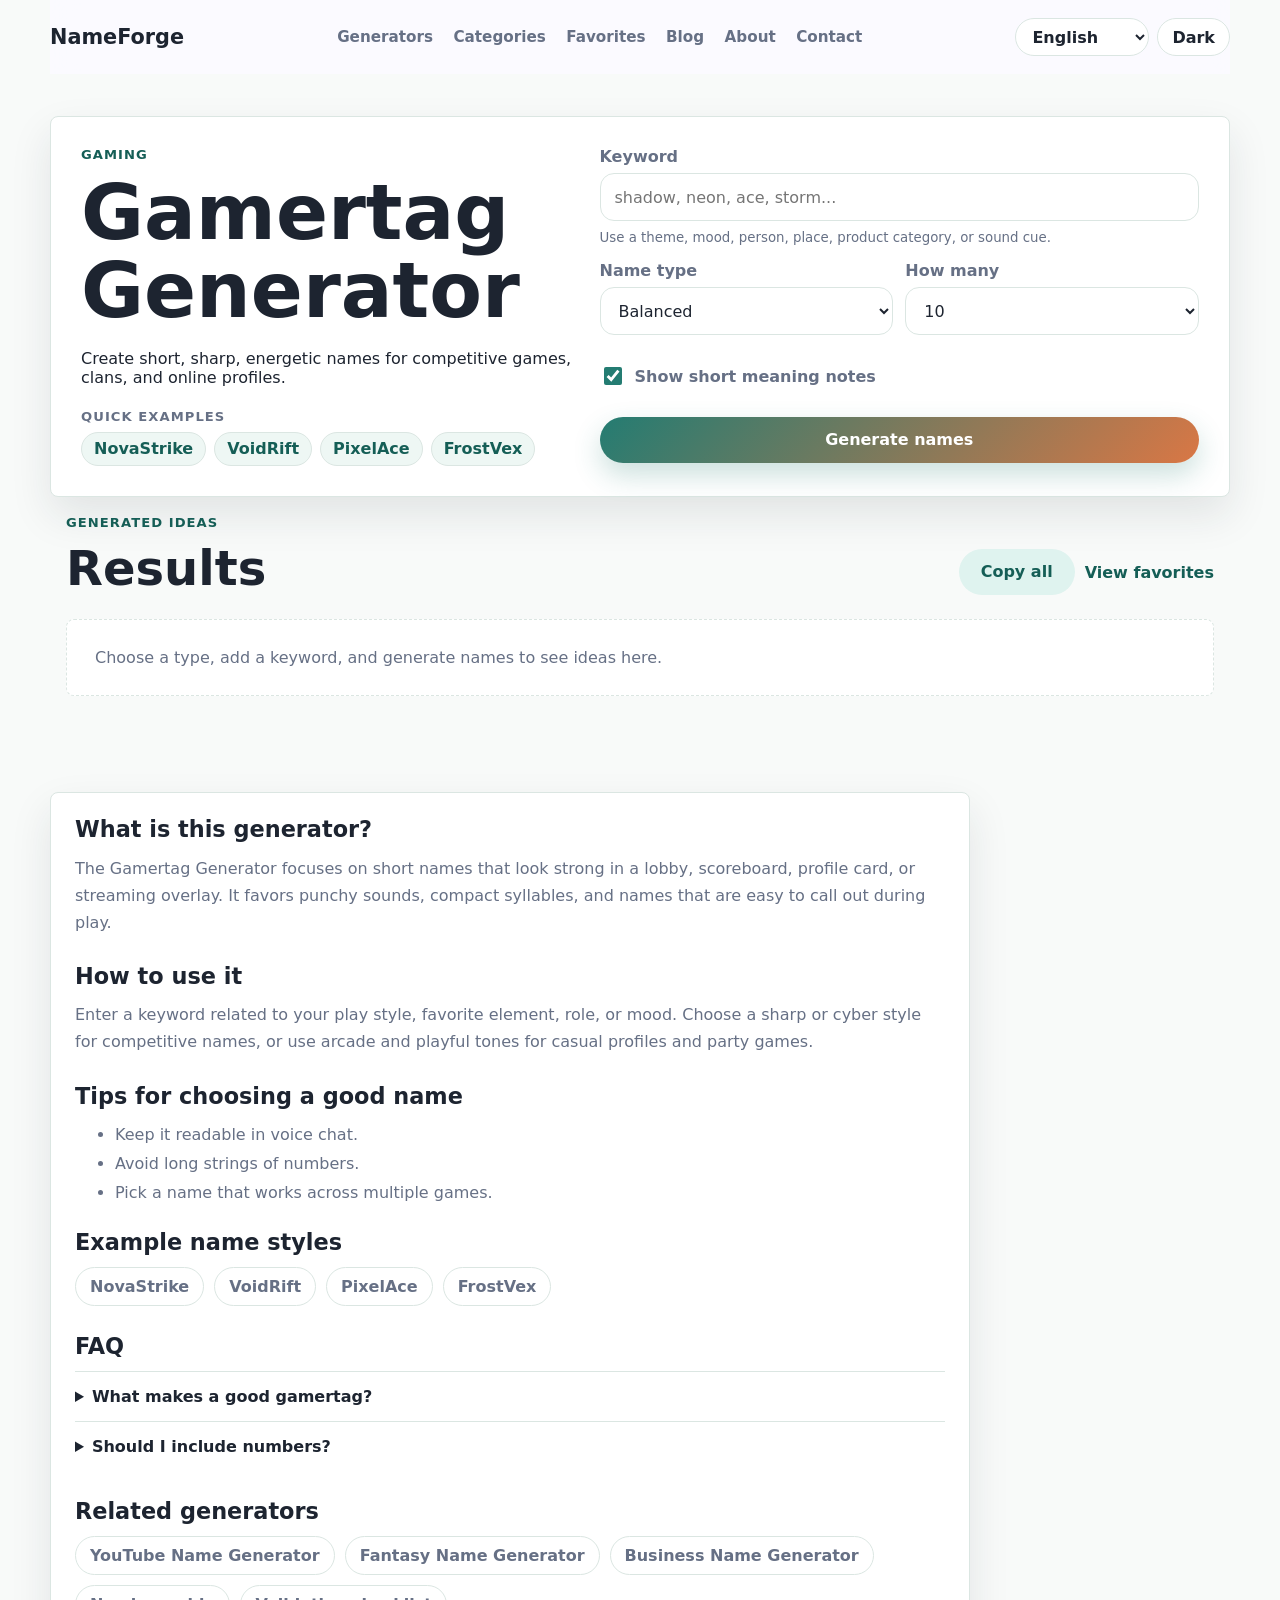
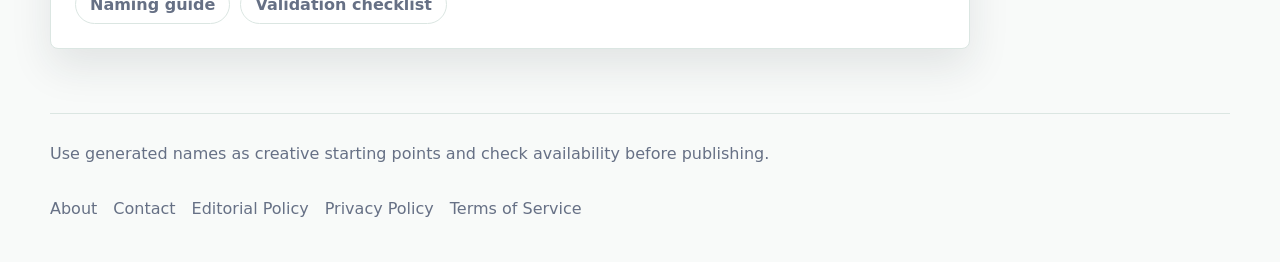
<file: generator.html>
<!DOCTYPE html>
<html lang="en">
<head>
  <meta charset="UTF-8">
  <meta name="viewport" content="width=device-width, initial-scale=1.0">
  <meta name="google-adsense-account" content="ca-pub-9262301225937575">
  <title>Name Generator - NameForge</title>
  <meta name="description" content="Generate mock name ideas with NameForge and save your favorites locally.">
  <link rel="icon" type="image/svg+xml" href="favicon.svg">
  <link rel="stylesheet" href="css/style.css">
</head>
<body>
  <a class="skip-link" href="#main-content">Skip to main content</a>
  <header class="site-header">
    <a class="logo" href="index.html">NameForge</a>
    <button class="nav-toggle" type="button" aria-label="Open navigation">Menu</button>
    <nav class="site-nav" aria-label="Primary navigation">
      <a href="generators.html">Generators</a>
      <a href="generators.html#categories">Categories</a>
      <a href="favorites.html">Favorites</a>
      <a href="blog.html">Blog</a>
      <a href="about.html">About</a>
      <a href="contact.html">Contact</a>
    </nav>
    <div class="header-actions" aria-label="Display settings">
      <label class="language-control"><span class="sr-only">Language</span><select id="languageSelect" aria-label="Language"><option value="en">English</option><option value="ko">한국어</option><option value="ja">日本語</option></select></label>
      <button class="theme-button" id="themeToggle" type="button" aria-label="Switch to dark mode">Dark</button>
    </div>
  </header>

  <main class="page-shell" id="main-content">
    <section class="generator-panel" id="generatorPanel"></section>
    <section class="section compact" aria-labelledby="results-title">
      <div class="section-heading split">
        <div>
          <p class="eyebrow">Generated ideas</p>
          <h2 id="results-title">Results</h2>
        </div>
        <div class="result-actions">
          <button class="button ghost" id="copyAllButton" type="button" hidden>Copy all</button>
          <a class="text-link" href="favorites.html">View favorites</a>
        </div>
      </div>
      <div class="result-grid" id="resultGrid">
        <p class="empty-state">Add a keyword and generate names to see ideas here.</p>
      </div>
    </section>
    <section id="generatorContent"></section>
  </main>

  <footer class="site-footer">
    <p>Use generated names as creative starting points and check availability before publishing.</p>
    <nav aria-label="Footer navigation">
      <a href="about.html">About</a>
      <a href="contact.html">Contact</a>
      <a href="editorial-policy.html">Editorial Policy</a>
      <a href="privacy.html">Privacy Policy</a>
      <a href="terms.html">Terms of Service</a>
    </nav>
  </footer>

  <script src="js/data.js"></script>
  <script src="js/storage.js"></script>
  <script src="js/generator.js"></script>
  <script src="js/main.js"></script>
</body>
</html>
</file>
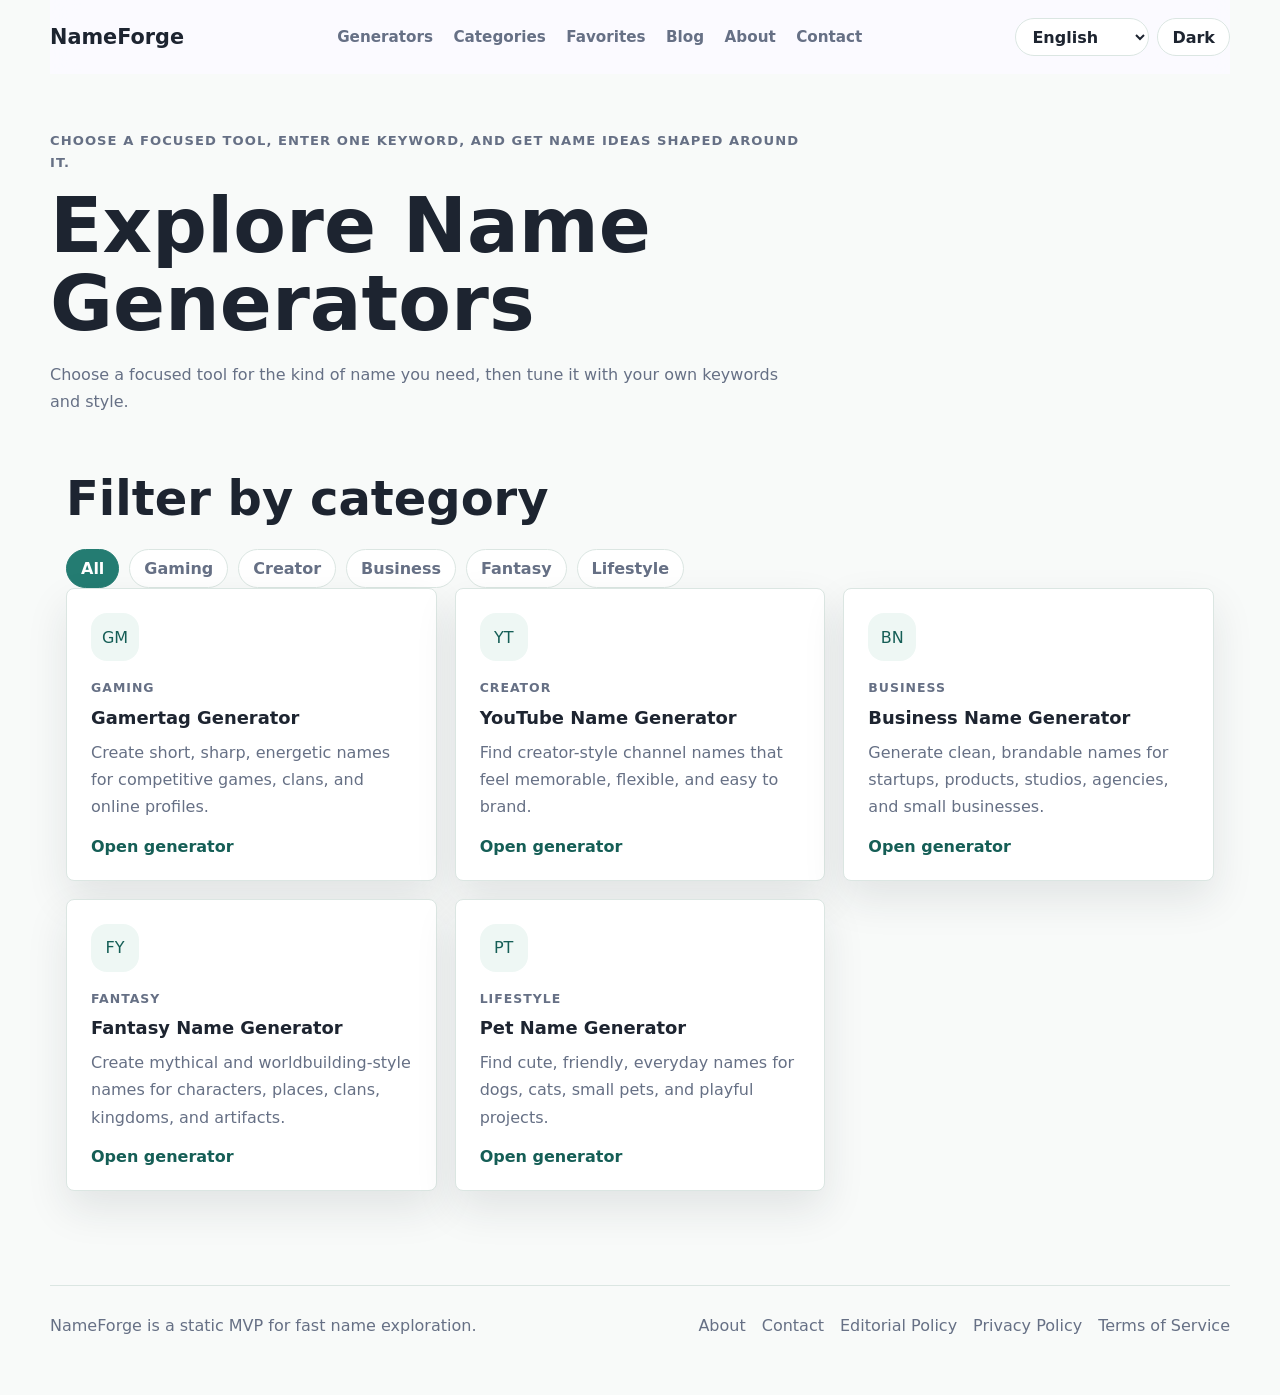
<file: generators.html>
<!DOCTYPE html>
<html lang="en">
<head>
  <meta charset="UTF-8">
  <meta name="viewport" content="width=device-width, initial-scale=1.0">
  <meta name="google-adsense-account" content="ca-pub-9262301225937575">
  <title>Explore Name Generators - NameForge</title>
  <meta name="description" content="Browse NameForge generators for gaming, creators, business, fantasy, pets, and lifestyle naming projects.">
  <link rel="icon" type="image/svg+xml" href="favicon.svg">
  <link rel="stylesheet" href="css/style.css">
</head>
<body>
  <a class="skip-link" href="#main-content">Skip to main content</a>
  <header class="site-header">
    <a class="logo" href="index.html">NameForge</a>
    <button class="nav-toggle" type="button" aria-label="Open navigation">Menu</button>
    <nav class="site-nav" aria-label="Primary navigation">
      <a href="generators.html">Generators</a>
      <a href="#categories">Categories</a>
      <a href="favorites.html">Favorites</a>
      <a href="blog.html">Blog</a>
      <a href="about.html">About</a>
      <a href="contact.html">Contact</a>
    </nav>
    <div class="header-actions" aria-label="Display settings">
      <label class="language-control"><span class="sr-only">Language</span><select id="languageSelect" aria-label="Language"><option value="en">English</option><option value="ko">한국어</option><option value="ja">日本語</option></select></label>
      <button class="theme-button" id="themeToggle" type="button" aria-label="Switch to dark mode">Dark</button>
    </div>
  </header>

  <main class="page-shell" id="main-content">
    <section class="page-hero">
      <p class="eyebrow">Generator library</p>
      <h1>Explore Name Generators</h1>
      <p>Choose a focused tool for the kind of name you need, then tune it with your own keywords and style.</p>
    </section>

    <section class="section compact" id="categories" aria-labelledby="filters-title">
      <div class="section-heading">
        <h2 id="filters-title">Filter by category</h2>
      </div>
      <div class="filter-row" id="categoryFilters" aria-label="Category filters"></div>
      <div class="card-grid" id="generatorList"></div>
    </section>
  </main>

  <footer class="site-footer">
    <p>NameForge is a static MVP for fast name exploration.</p>
    <nav aria-label="Footer navigation">
      <a href="about.html">About</a>
      <a href="contact.html">Contact</a>
      <a href="editorial-policy.html">Editorial Policy</a>
      <a href="privacy.html">Privacy Policy</a>
      <a href="terms.html">Terms of Service</a>
    </nav>
  </footer>

  <script src="js/data.js"></script>
  <script src="js/main.js"></script>
</body>
</html>
</file>
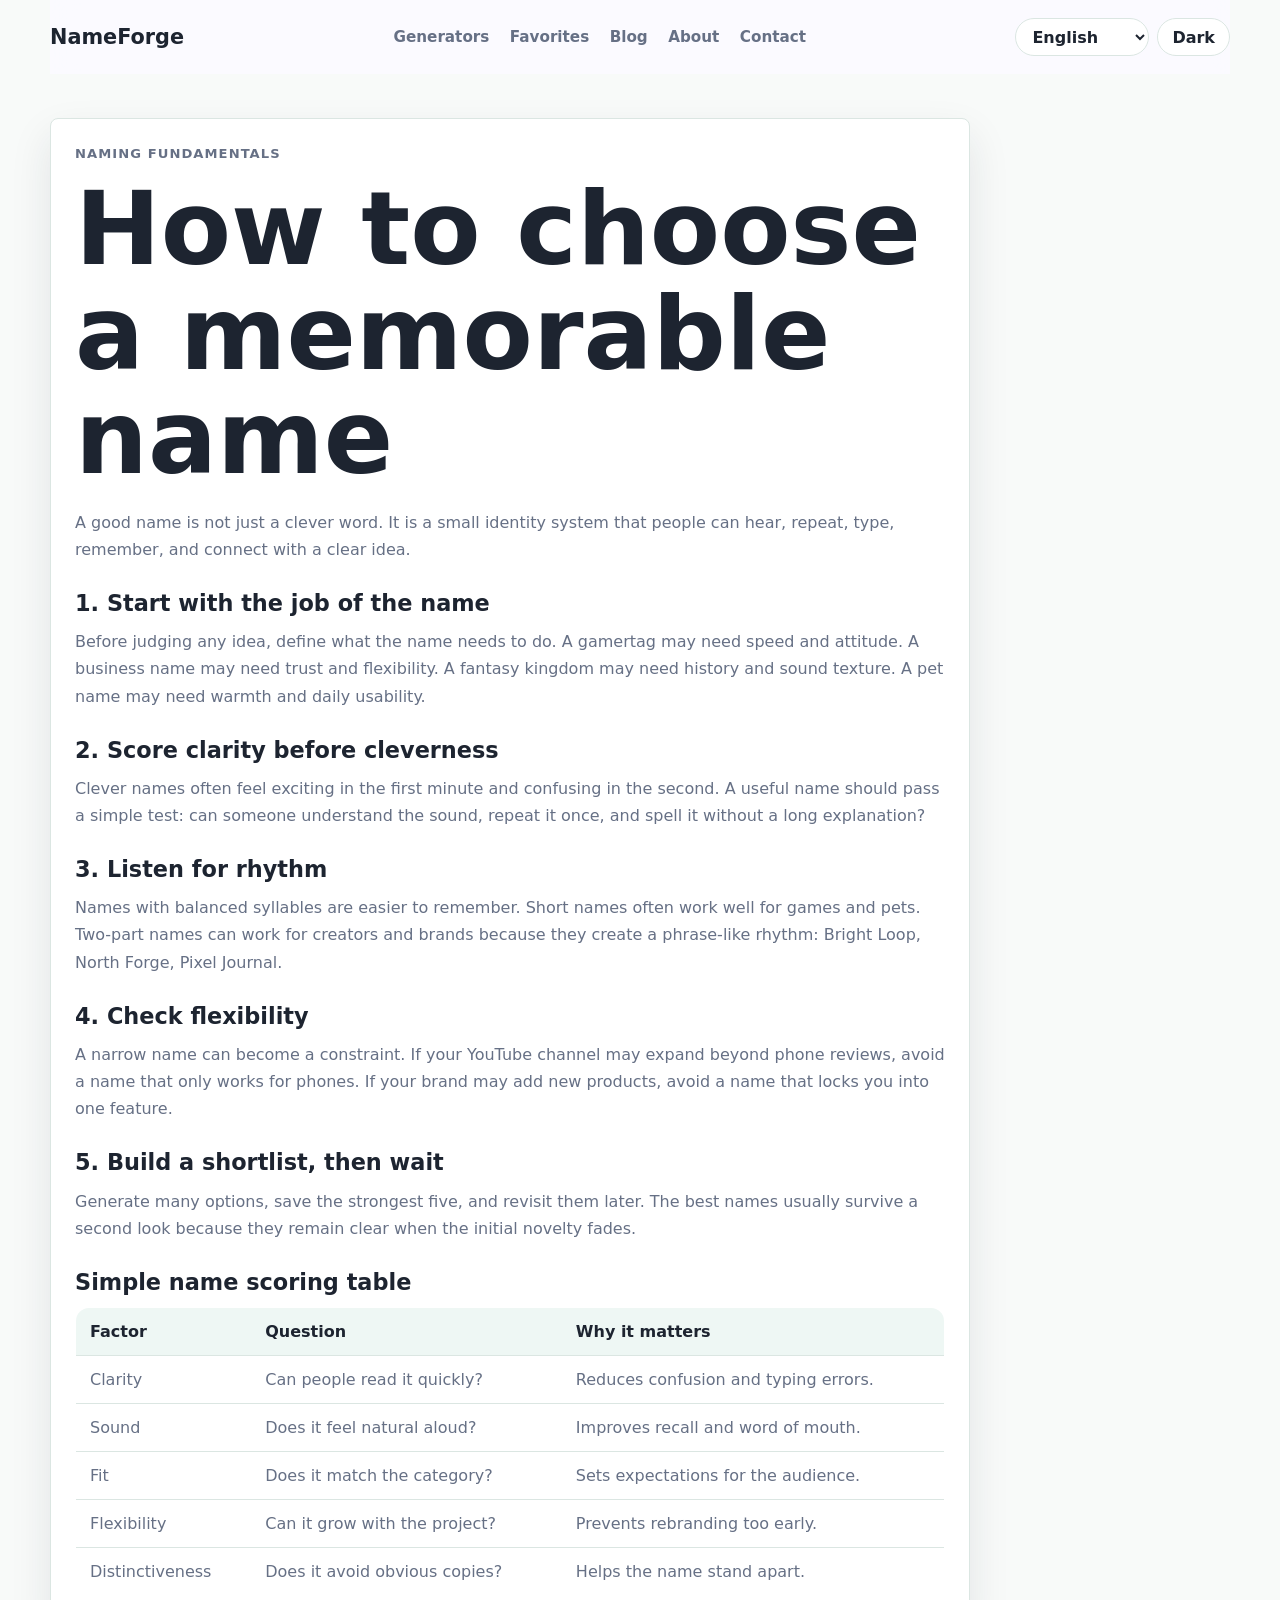
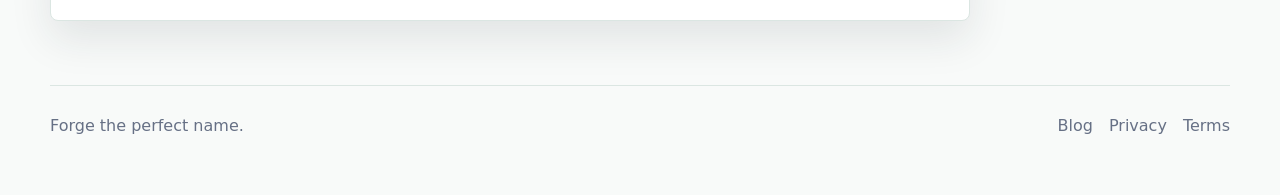
<file: naming-guide.html>
<!DOCTYPE html>
<html lang="en">
<head>
  <meta charset="UTF-8">
  <meta name="viewport" content="width=device-width, initial-scale=1.0">
  <meta name="google-adsense-account" content="ca-pub-9262301225937575">
  <title>How to Choose a Memorable Name - NameForge</title>
  <meta name="description" content="A practical guide to choosing memorable names for brands, games, creators, pets, and fictional worlds.">
  <link rel="icon" type="image/svg+xml" href="favicon.svg">
  <link rel="stylesheet" href="css/style.css">
</head>
<body>
  <a class="skip-link" href="#main-content">Skip to main content</a>
  <header class="site-header">
    <a class="logo" href="index.html">NameForge</a>
    <button class="nav-toggle" type="button" aria-label="Open navigation">Menu</button>
    <nav class="site-nav" aria-label="Primary navigation">
      <a href="generators.html">Generators</a>
      <a href="favorites.html">Favorites</a>
      <a href="blog.html">Blog</a>
      <a href="about.html">About</a>
      <a href="contact.html">Contact</a>
    </nav>
    <div class="header-actions" aria-label="Display settings">
      <label class="language-control"><span class="sr-only">Language</span><select id="languageSelect" aria-label="Language"><option value="en">English</option><option value="ko">한국어</option><option value="ja">日本語</option></select></label>
      <button class="theme-button" id="themeToggle" type="button" aria-label="Switch to dark mode">Dark</button>
    </div>
  </header>

  <main class="page-shell" id="main-content">
    <article class="content-card article">
      <p class="eyebrow">Naming fundamentals</p>
      <h1>How to choose a memorable name</h1>
      <p>A good name is not just a clever word. It is a small identity system that people can hear, repeat, type, remember, and connect with a clear idea.</p>

      <h2>1. Start with the job of the name</h2>
      <p>Before judging any idea, define what the name needs to do. A gamertag may need speed and attitude. A business name may need trust and flexibility. A fantasy kingdom may need history and sound texture. A pet name may need warmth and daily usability.</p>

      <h2>2. Score clarity before cleverness</h2>
      <p>Clever names often feel exciting in the first minute and confusing in the second. A useful name should pass a simple test: can someone understand the sound, repeat it once, and spell it without a long explanation?</p>

      <h2>3. Listen for rhythm</h2>
      <p>Names with balanced syllables are easier to remember. Short names often work well for games and pets. Two-part names can work for creators and brands because they create a phrase-like rhythm: Bright Loop, North Forge, Pixel Journal.</p>

      <h2>4. Check flexibility</h2>
      <p>A narrow name can become a constraint. If your YouTube channel may expand beyond phone reviews, avoid a name that only works for phones. If your brand may add new products, avoid a name that locks you into one feature.</p>

      <h2>5. Build a shortlist, then wait</h2>
      <p>Generate many options, save the strongest five, and revisit them later. The best names usually survive a second look because they remain clear when the initial novelty fades.</p>

      <h2>Simple name scoring table</h2>
      <div class="table-wrap">
        <table>
          <thead><tr><th>Factor</th><th>Question</th><th>Why it matters</th></tr></thead>
          <tbody>
            <tr><td>Clarity</td><td>Can people read it quickly?</td><td>Reduces confusion and typing errors.</td></tr>
            <tr><td>Sound</td><td>Does it feel natural aloud?</td><td>Improves recall and word of mouth.</td></tr>
            <tr><td>Fit</td><td>Does it match the category?</td><td>Sets expectations for the audience.</td></tr>
            <tr><td>Flexibility</td><td>Can it grow with the project?</td><td>Prevents rebranding too early.</td></tr>
            <tr><td>Distinctiveness</td><td>Does it avoid obvious copies?</td><td>Helps the name stand apart.</td></tr>
          </tbody>
        </table>
      </div>
    </article>
  </main>

  <footer class="site-footer"><p>Forge the perfect name.</p><nav><a href="blog.html">Blog</a><a href="privacy.html">Privacy</a><a href="terms.html">Terms</a></nav></footer>
  <script src="js/main.js"></script>
</body>
</html>
</file>
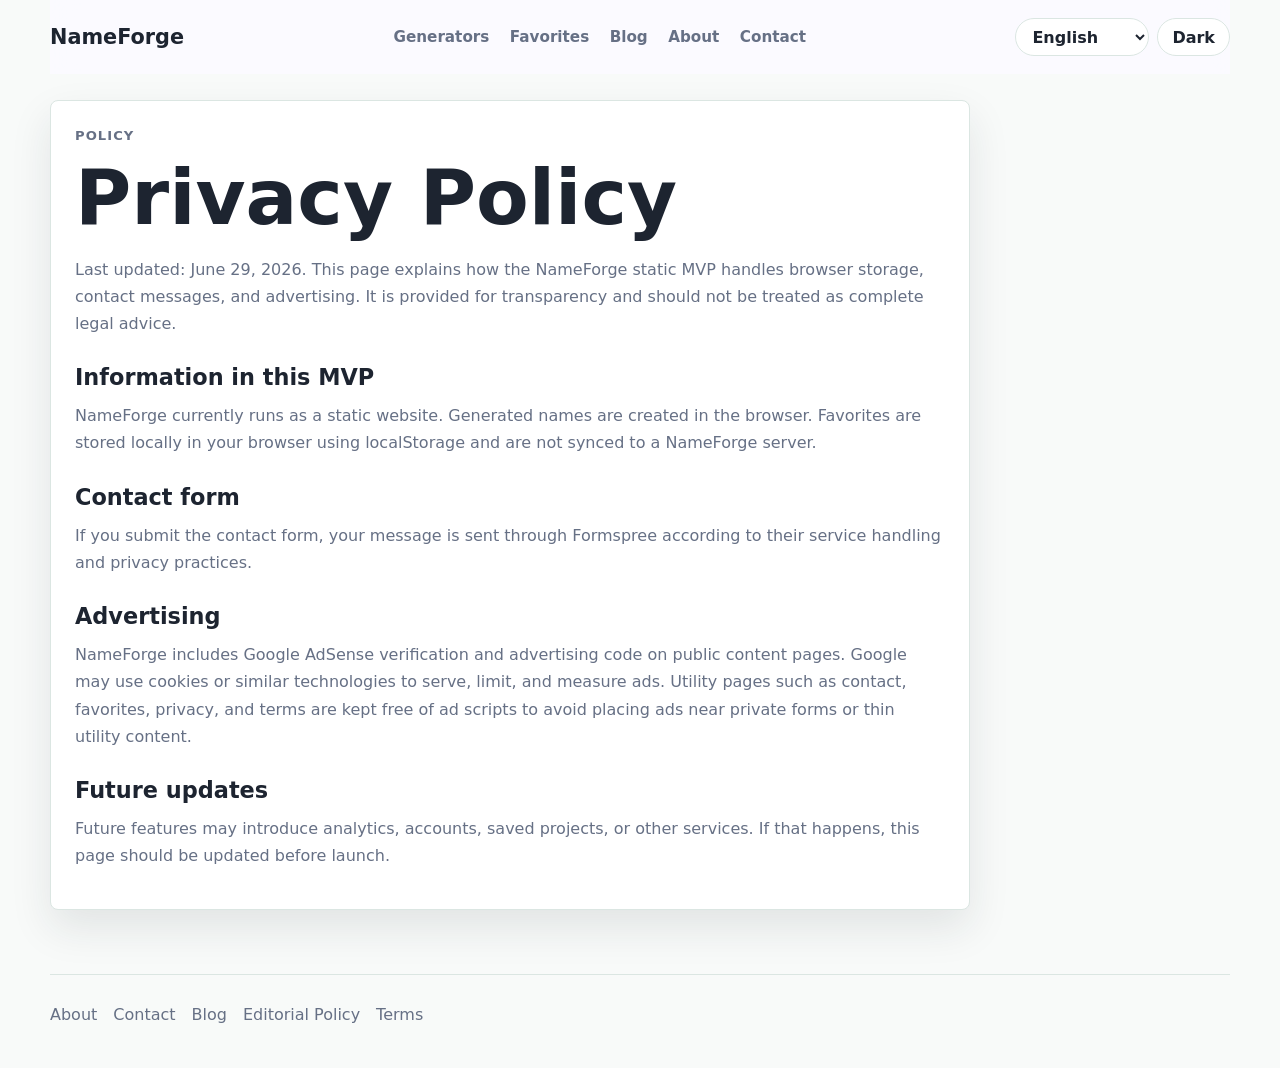
<file: privacy.html>
<!DOCTYPE html>
<html lang="en">
<head>
  <meta charset="UTF-8">
  <meta name="viewport" content="width=device-width, initial-scale=1.0">
  <meta name="google-adsense-account" content="ca-pub-9262301225937575">
  <title>Privacy Policy - NameForge</title>
  <meta name="description" content="NameForge privacy policy for the static MVP, including local storage, contact form, and advertising disclosures.">
  <link rel="icon" type="image/svg+xml" href="favicon.svg">
  <link rel="stylesheet" href="css/style.css">
</head>
<body>
  <a class="skip-link" href="#main-content">Skip to main content</a>
  <header class="site-header">
    <a class="logo" href="index.html">NameForge</a>
    <button class="nav-toggle" type="button" aria-label="Open navigation">Menu</button>
    <nav class="site-nav" aria-label="Primary navigation">
      <a href="generators.html">Generators</a>
      <a href="favorites.html">Favorites</a>
      <a href="blog.html">Blog</a>
      <a href="about.html">About</a>
      <a href="contact.html">Contact</a>
    </nav>
    <div class="header-actions" aria-label="Display settings">
      <label class="language-control"><span class="sr-only">Language</span><select id="languageSelect" aria-label="Language"><option value="en">English</option><option value="ko">한국어</option><option value="ja">日本語</option></select></label>
      <button class="theme-button" id="themeToggle" type="button" aria-label="Switch to dark mode">Dark</button>
    </div>
  </header>
  <main class="page-shell" id="main-content">
    <section class="content-card legal">
      <p class="eyebrow">Policy</p>
      <h1>Privacy Policy</h1>
      <p>Last updated: June 29, 2026. This page explains how the NameForge static MVP handles browser storage, contact messages, and advertising. It is provided for transparency and should not be treated as complete legal advice.</p>
      <h2>Information in this MVP</h2>
      <p>NameForge currently runs as a static website. Generated names are created in the browser. Favorites are stored locally in your browser using localStorage and are not synced to a NameForge server.</p>
      <h2>Contact form</h2>
      <p>If you submit the contact form, your message is sent through Formspree according to their service handling and privacy practices.</p>
      <h2>Advertising</h2>
      <p>NameForge includes Google AdSense verification and advertising code on public content pages. Google may use cookies or similar technologies to serve, limit, and measure ads. Utility pages such as contact, favorites, privacy, and terms are kept free of ad scripts to avoid placing ads near private forms or thin utility content.</p>
      <h2>Future updates</h2>
      <p>Future features may introduce analytics, accounts, saved projects, or other services. If that happens, this page should be updated before launch.</p>
    </section>
  </main>
  <footer class="site-footer"><nav><a href="about.html">About</a><a href="contact.html">Contact</a><a href="blog.html">Blog</a><a href="editorial-policy.html">Editorial Policy</a><a href="terms.html">Terms</a></nav></footer>
  <script src="js/main.js"></script>
</body>
</html>
</file>
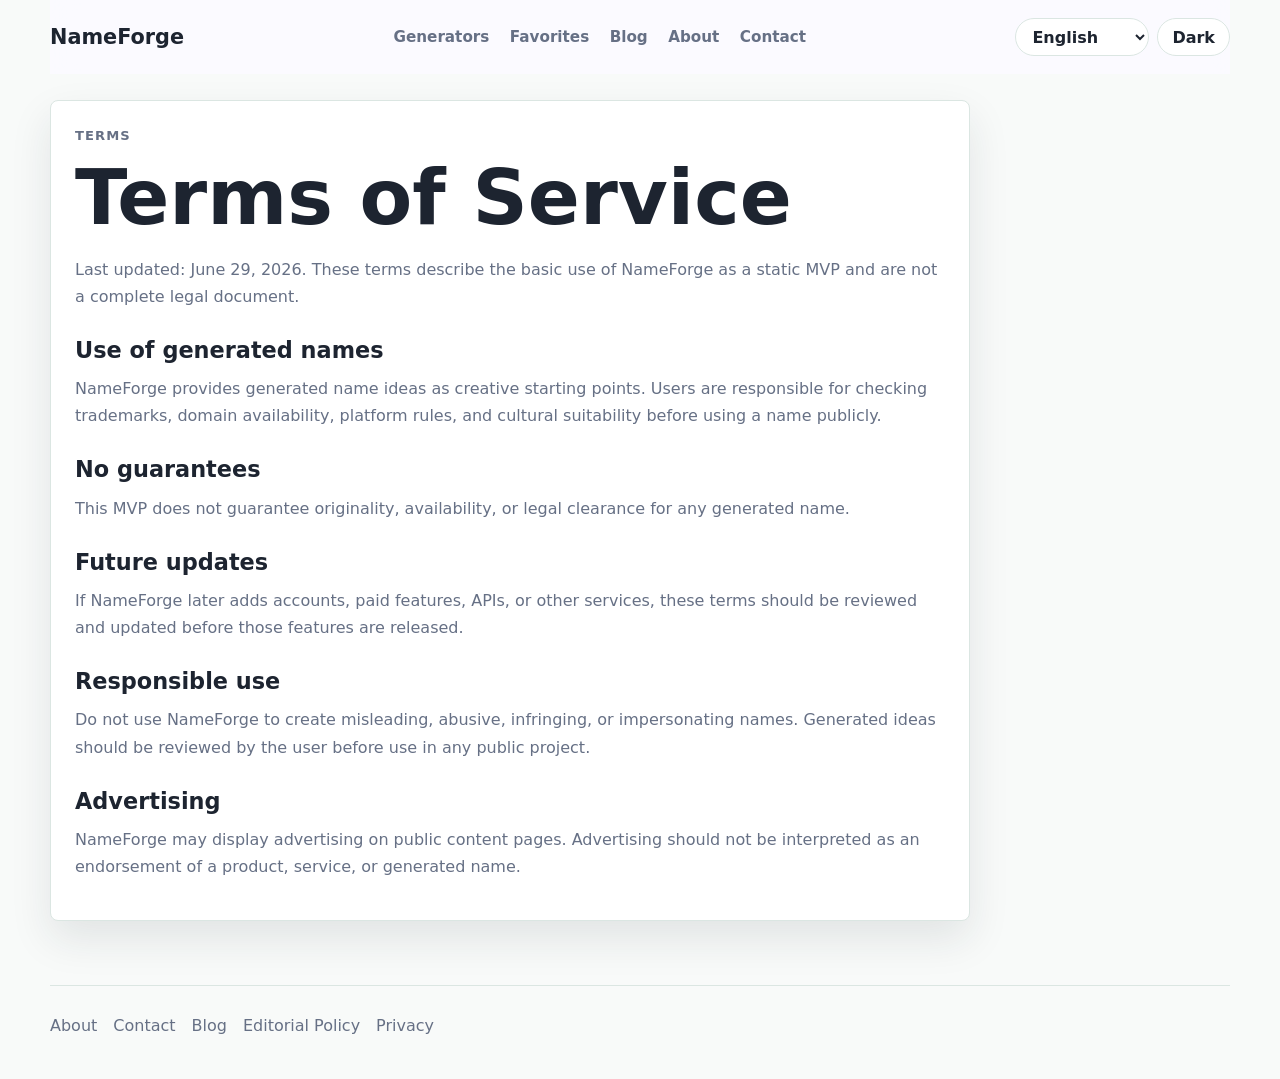
<file: terms.html>
<!DOCTYPE html>
<html lang="en">
<head>
  <meta charset="UTF-8">
  <meta name="viewport" content="width=device-width, initial-scale=1.0">
  <meta name="google-adsense-account" content="ca-pub-9262301225937575">
  <title>Terms of Service - NameForge</title>
  <meta name="description" content="NameForge terms of service for the static MVP, including generated name usage, responsible use, and advertising disclosures.">
  <link rel="icon" type="image/svg+xml" href="favicon.svg">
  <link rel="stylesheet" href="css/style.css">
</head>
<body>
  <a class="skip-link" href="#main-content">Skip to main content</a>
  <header class="site-header">
    <a class="logo" href="index.html">NameForge</a>
    <button class="nav-toggle" type="button" aria-label="Open navigation">Menu</button>
    <nav class="site-nav" aria-label="Primary navigation">
      <a href="generators.html">Generators</a>
      <a href="favorites.html">Favorites</a>
      <a href="blog.html">Blog</a>
      <a href="about.html">About</a>
      <a href="contact.html">Contact</a>
    </nav>
    <div class="header-actions" aria-label="Display settings">
      <label class="language-control"><span class="sr-only">Language</span><select id="languageSelect" aria-label="Language"><option value="en">English</option><option value="ko">한국어</option><option value="ja">日本語</option></select></label>
      <button class="theme-button" id="themeToggle" type="button" aria-label="Switch to dark mode">Dark</button>
    </div>
  </header>
  <main class="page-shell" id="main-content">
    <section class="content-card legal">
      <p class="eyebrow">Terms</p>
      <h1>Terms of Service</h1>
      <p>Last updated: June 29, 2026. These terms describe the basic use of NameForge as a static MVP and are not a complete legal document.</p>
      <h2>Use of generated names</h2>
      <p>NameForge provides generated name ideas as creative starting points. Users are responsible for checking trademarks, domain availability, platform rules, and cultural suitability before using a name publicly.</p>
      <h2>No guarantees</h2>
      <p>This MVP does not guarantee originality, availability, or legal clearance for any generated name.</p>
      <h2>Future updates</h2>
      <p>If NameForge later adds accounts, paid features, APIs, or other services, these terms should be reviewed and updated before those features are released.</p>
      <h2>Responsible use</h2>
      <p>Do not use NameForge to create misleading, abusive, infringing, or impersonating names. Generated ideas should be reviewed by the user before use in any public project.</p>
      <h2>Advertising</h2>
      <p>NameForge may display advertising on public content pages. Advertising should not be interpreted as an endorsement of a product, service, or generated name.</p>
    </section>
  </main>
  <footer class="site-footer"><nav><a href="about.html">About</a><a href="contact.html">Contact</a><a href="blog.html">Blog</a><a href="editorial-policy.html">Editorial Policy</a><a href="privacy.html">Privacy</a></nav></footer>
  <script src="js/main.js"></script>
</body>
</html>
</file>
<file: css/style.css>
:root {
  --bg: #f8faf9;
  --surface: #ffffff;
  --surface-soft: #eef7f4;
  --ink: #1d2430;
  --muted: #667085;
  --line: #dbe6e2;
  --accent: #247c72;
  --accent-dark: #155e56;
  --accent-warm: #d97745;
  --accent-soft: #dff3ef;
  --shadow: 0 18px 42px rgba(29, 36, 48, 0.1);
  --radius: 8px;
  color-scheme: light;
}

:root[data-theme="dark"] {
  --bg: #111821;
  --surface: #192330;
  --surface-soft: #213345;
  --ink: #f4f7f6;
  --muted: #b8c4c1;
  --line: #304250;
  --accent: #64d2c3;
  --accent-dark: #9ce3da;
  --accent-warm: #f0a06f;
  --accent-soft: #173c3a;
  --shadow: 0 20px 50px rgba(0, 0, 0, 0.34);
  color-scheme: dark;
}

* {
  box-sizing: border-box;
}

body {
  margin: 0;
  min-height: 100vh;
  font-family: Inter, ui-sans-serif, system-ui, -apple-system, BlinkMacSystemFont, "Segoe UI", sans-serif;
  color: var(--ink);
  background: var(--bg);
}

a {
  color: inherit;
  text-decoration: none;
}

button,
input,
select,
textarea {
  font: inherit;
}

.site-header {
  position: sticky;
  top: 0;
  z-index: 20;
  width: min(1180px, calc(100% - 32px));
  margin: 0 auto;
  padding: 18px 0;
  display: flex;
  flex-wrap: wrap;
  justify-content: space-between;
  align-items: center;
  gap: 12px 18px;
  background: rgba(251, 250, 255, 0.88);
  backdrop-filter: blur(14px);
}

:root[data-theme="dark"] .site-header {
  background: rgba(18, 16, 26, 0.88);
}

.logo {
  flex: 0 0 auto;
  font-size: 1.3rem;
  font-weight: 850;
  letter-spacing: 0;
}

.site-nav {
  display: flex;
  flex-wrap: wrap;
  flex: 1 1 auto;
  min-width: 0;
  justify-content: center;
  gap: clamp(10px, 1.6vw, 22px);
  align-items: center;
  color: var(--muted);
  font-size: 0.95rem;
  font-weight: 650;
  line-height: 1.2;
}

.site-nav a,
.site-footer a,
.text-link,
.button {
  overflow-wrap: anywhere;
}

.site-nav a:hover {
  color: var(--accent-dark);
}

.header-actions {
  flex: 0 0 auto;
  display: flex;
  gap: 8px;
  align-items: center;
}

.language-control select,
.theme-button {
  min-height: 38px;
  max-width: 140px;
  border: 1px solid var(--line);
  border-radius: 999px;
  color: var(--ink);
  background: var(--surface);
  font-weight: 750;
}

.language-control select {
  padding: 0 34px 0 12px;
  cursor: pointer;
}

.theme-button {
  min-width: 64px;
  padding: 0 14px;
  cursor: pointer;
}

.nav-toggle {
  display: none;
  border: 1px solid var(--line);
  border-radius: 999px;
  padding: 8px 13px;
  color: var(--ink);
  background: var(--surface);
}

.hero {
  width: min(920px, calc(100% - 32px));
  margin: 0 auto;
  padding: 92px 0 56px;
  text-align: center;
}

.eyebrow {
  margin: 0 0 12px;
  color: var(--accent-dark);
  font-size: 0.82rem;
  font-weight: 800;
  letter-spacing: 0.08em;
  text-transform: uppercase;
}

h1,
h2,
h3,
p {
  margin-top: 0;
}

h1 {
  margin-bottom: 18px;
  font-size: clamp(3.2rem, 8vw, 6.7rem);
  line-height: 1.02;
  letter-spacing: 0;
  overflow-wrap: break-word;
}

h2 {
  margin-bottom: 0;
  font-size: clamp(1.8rem, 4vw, 3rem);
  line-height: 1.12;
  letter-spacing: 0;
  overflow-wrap: break-word;
}

h3 {
  margin-bottom: 10px;
  font-size: 1.12rem;
  line-height: 1.25;
  overflow-wrap: break-word;
}

.hero-copy,
.page-hero p,
.content-card p,
.generator-card p,
.result-card p,
.step-card p {
  color: var(--muted);
  line-height: 1.7;
}

.hero-copy {
  max-width: 720px;
  margin: 0 auto 30px;
  font-size: 1.18rem;
}

.hero-search {
  max-width: 760px;
  margin: 0 auto;
  padding: 8px;
  display: grid;
  grid-template-columns: 1fr auto;
  gap: 8px;
  border: 1px solid var(--line);
  border-radius: 999px;
  background: var(--surface);
  box-shadow: var(--shadow);
}

.hero-search input,
.contact-form input,
.contact-form textarea,
.generator-form input,
.generator-form select {
  width: 100%;
  border: 1px solid var(--line);
  border-radius: 14px;
  color: var(--ink);
  background: var(--surface);
}

.hero-search input {
  min-height: 54px;
  padding: 0 20px;
  border: 0;
  outline: 0;
}

.button {
  min-height: 46px;
  border: 0;
  border-radius: 999px;
  padding: 0 22px;
  font-weight: 800;
  cursor: pointer;
  display: inline-flex;
  justify-content: center;
  align-items: center;
  text-align: center;
  line-height: 1.15;
}

.primary {
  color: #ffffff;
  background: linear-gradient(135deg, var(--accent), var(--accent-warm));
  box-shadow: 0 12px 28px rgba(36, 124, 114, 0.24);
}

:root[data-theme="dark"] .primary {
  color: #171120;
}

.ghost {
  color: var(--accent-dark);
  background: var(--accent-soft);
}

.section,
.page-shell {
  width: min(1180px, calc(100% - 32px));
  margin: 0 auto;
}

.section {
  padding: 54px 0;
}

.section.compact {
  padding-top: 18px;
}

.section-heading {
  margin-bottom: 24px;
}

.section-heading.split {
  display: flex;
  justify-content: space-between;
  gap: 16px;
  align-items: end;
}

.category-grid,
.card-grid,
.step-grid,
.result-grid {
  display: grid;
  gap: 18px;
}

.category-grid {
  grid-template-columns: repeat(auto-fit, minmax(160px, 1fr));
}

.card-grid,
.result-grid {
  grid-template-columns: repeat(auto-fit, minmax(min(100%, 300px), 1fr));
}

.step-grid {
  grid-template-columns: repeat(auto-fit, minmax(min(100%, 260px), 1fr));
}

.category-card,
.generator-card,
.step-card,
.result-card,
.content-card,
.generator-panel,
.contact-form {
  min-width: 0;
  border: 1px solid var(--line);
  border-radius: var(--radius);
  background: var(--surface);
  box-shadow: var(--shadow);
}

.category-card {
  padding: 22px;
  display: grid;
  gap: 8px;
}

.category-card span {
  width: 42px;
  height: 42px;
  display: grid;
  place-items: center;
  border-radius: 14px;
  color: var(--accent-dark);
  background: var(--accent-soft);
}

.category-card small,
.card-kicker {
  color: var(--muted);
}

.generator-card,
.step-card,
.result-card,
.content-card {
  padding: 24px;
  overflow: hidden;
}

.generator-card h2,
.generator-card h3,
.step-card h3,
.result-card h3,
.content-card h1,
.content-card h2 {
  max-width: 100%;
  overflow-wrap: break-word;
}

.card-icon {
  width: 48px;
  height: 48px;
  margin-bottom: 16px;
  display: grid;
  place-items: center;
  border-radius: 16px;
  color: var(--accent-dark);
  background: var(--surface-soft);
}

.card-kicker {
  margin-bottom: 8px;
  font-size: 0.78rem;
  font-weight: 800;
  text-transform: uppercase;
  letter-spacing: 0.08em;
}

.text-link {
  color: var(--accent-dark);
  font-weight: 800;
}

.step-card span {
  width: 38px;
  height: 38px;
  margin-bottom: 16px;
  display: grid;
  place-items: center;
  border-radius: 50%;
  color: #ffffff;
  background: var(--accent);
  font-weight: 850;
}

.page-hero {
  padding: 56px 0 22px;
  max-width: 760px;
}

.page-hero h1,
.generator-panel h1,
.content-card.legal h1 {
  font-size: clamp(2.5rem, 6vw, 4.8rem);
}

.filter-row,
.pill-row,
.button-row,
.result-actions {
  display: flex;
  flex-wrap: wrap;
  gap: 10px;
}

.result-actions {
  align-items: center;
  justify-content: flex-end;
}

.button-row {
  align-items: stretch;
}

.button-row .button,
.button-row a.button {
  min-width: 0;
  white-space: normal;
}

.filter-button,
.pill-row span,
.pill-row a {
  border: 1px solid var(--line);
  border-radius: 999px;
  padding: 9px 14px;
  color: var(--muted);
  background: var(--surface);
  font-weight: 700;
}

.filter-button.active {
  color: #ffffff;
  border-color: var(--accent);
  background: var(--accent);
}

.generator-panel {
  margin-top: 42px;
  padding: 30px;
  display: grid;
  grid-template-columns: minmax(0, 0.9fr) minmax(0, 1.1fr);
  gap: 28px;
  align-items: start;
}

.generator-form,
.contact-form {
  display: grid;
  gap: 14px;
}

.generator-form.enhanced {
  align-content: start;
}

.generator-form label,
.contact-form label {
  color: var(--muted);
  font-weight: 750;
}

.form-field {
  display: grid;
  gap: 7px;
}

.form-field small {
  color: var(--muted);
  line-height: 1.45;
}

.form-grid.two {
  grid-template-columns: repeat(2, minmax(0, 1fr));
}

.check-control {
  display: flex;
  gap: 10px;
  align-items: center;
  color: var(--ink);
  cursor: pointer;
}

.check-control input {
  width: 18px;
  height: 18px;
  accent-color: var(--accent);
}

.generator-form input,
.generator-form select,
.contact-form input,
.contact-form textarea {
  min-height: 48px;
  padding: 0 14px;
}

.generator-intro {
  min-width: 0;
}

.quick-samples {
  margin-top: 22px;
  display: flex;
  flex-wrap: wrap;
  gap: 8px;
  align-items: center;
}

.quick-samples span {
  flex: 1 1 100%;
  color: var(--muted);
  font-size: 0.82rem;
  font-weight: 800;
  text-transform: uppercase;
  letter-spacing: 0.08em;
}

.quick-samples button {
  min-height: 34px;
  border: 1px solid var(--line);
  border-radius: 999px;
  padding: 0 12px;
  color: var(--accent-dark);
  background: var(--surface-soft);
  font-weight: 750;
  cursor: pointer;
}

.contact-form textarea {
  padding-top: 14px;
  resize: vertical;
}

.form-grid {
  display: grid;
  grid-template-columns: repeat(3, minmax(0, 1fr));
  gap: 12px;
}

.result-card dl {
  display: grid;
  grid-template-columns: auto 1fr;
  gap: 6px 12px;
  color: var(--muted);
}

.result-title-row {
  display: flex;
  flex-wrap: wrap;
  justify-content: space-between;
  gap: 12px;
  align-items: start;
}

.result-title-row h3 {
  min-width: 0;
  overflow-wrap: anywhere;
}

.score-badge {
  flex: 0 0 auto;
  max-width: 100%;
  border-radius: 999px;
  padding: 6px 10px;
  color: var(--accent-dark);
  background: var(--accent-soft);
  font-size: 0.78rem;
  font-weight: 850;
}

.result-checks {
  margin: 16px 0;
  padding: 0;
  display: grid;
  gap: 8px;
  list-style: none;
}

.result-checks li {
  color: var(--muted);
  font-size: 0.9rem;
}

.result-checks li::before {
  margin-right: 8px;
  font-weight: 900;
}

.result-checks .pass::before {
  content: "OK";
  color: var(--accent-dark);
}

.result-checks .review::before {
  content: "!";
  color: #b7791f;
}

.result-card dt {
  color: var(--ink);
  font-weight: 800;
}

.content-card {
  max-width: 920px;
  margin: 26px 0 64px;
}

.content-card.article {
  margin-top: 44px;
}

.content-card.small {
  margin: 0;
}

.content-card h2 {
  margin-top: 28px;
  margin-bottom: 12px;
  font-size: 1.4rem;
}

.content-card h2:first-child {
  margin-top: 0;
}

.content-card li {
  margin-bottom: 10px;
  color: var(--muted);
}

.content-card ol {
  color: var(--muted);
  line-height: 1.7;
}

.table-wrap {
  overflow-x: auto;
}

table {
  width: 100%;
  min-width: 620px;
  border-collapse: collapse;
  overflow: hidden;
  border: 1px solid var(--line);
  border-radius: 14px;
}

th,
td {
  padding: 14px;
  border-bottom: 1px solid var(--line);
  text-align: left;
  vertical-align: top;
}

th {
  color: var(--ink);
  background: var(--surface-soft);
}

td {
  color: var(--muted);
}

details {
  border-top: 1px solid var(--line);
  padding: 15px 0;
}

summary {
  cursor: pointer;
  font-weight: 800;
}

.contact-layout {
  display: grid;
  grid-template-columns: 1fr 340px;
  gap: 22px;
  align-items: start;
  margin-bottom: 64px;
}

.contact-form {
  padding: 26px;
}

.empty-state {
  grid-column: 1 / -1;
  padding: 28px;
  border: 1px dashed var(--line);
  border-radius: var(--radius);
  color: var(--muted);
  background: var(--surface);
}

.site-footer {
  width: min(1180px, calc(100% - 32px));
  margin: 40px auto 0;
  padding: 30px 0 44px;
  display: flex;
  flex-wrap: wrap;
  justify-content: space-between;
  gap: 20px;
  border-top: 1px solid var(--line);
  color: var(--muted);
}

.site-footer nav {
  display: flex;
  flex-wrap: wrap;
  gap: 16px;
  max-width: 100%;
}

.sr-only {
  position: absolute;
  width: 1px;
  height: 1px;
  padding: 0;
  margin: -1px;
  overflow: hidden;
  clip: rect(0, 0, 0, 0);
  white-space: nowrap;
  border: 0;
}

.skip-link {
  position: absolute;
  left: 16px;
  top: -48px;
  z-index: 100;
  border-radius: 999px;
  padding: 10px 14px;
  color: #ffffff;
  background: var(--accent-dark);
  font-weight: 800;
}

.skip-link:focus {
  top: 16px;
}

@media (max-width: 900px) {
  .nav-toggle {
    display: inline-flex;
  }

  .site-nav {
    position: absolute;
    top: calc(100% + 8px);
    right: 0;
    left: 0;
    display: none;
    padding: 16px;
    border: 1px solid var(--line);
    border-radius: var(--radius);
    background: var(--surface);
    box-shadow: var(--shadow);
  }

  .site-nav a {
    padding: 4px 0;
  }

  .header-actions {
    margin-left: auto;
  }

  .site-nav.open {
    display: grid;
  }

  .category-grid,
  .card-grid,
  .step-grid,
  .result-grid,
  .generator-panel,
  .contact-layout {
    grid-template-columns: 1fr;
  }

  .form-grid {
    grid-template-columns: 1fr;
  }
}

@media (max-width: 560px) {
  .site-header {
    width: min(100% - 20px, 1180px);
    display: grid;
    grid-template-columns: 1fr auto;
    gap: 8px 10px;
    padding: 10px 0;
  }

  .header-actions {
    grid-column: 1 / -1;
    justify-content: stretch;
    width: 100%;
  }

  .language-control {
    flex: 1 1 auto;
    min-width: 0;
  }

  .language-control select {
    width: 100%;
    max-width: none;
    min-height: 34px;
    padding-left: 12px;
  }

  .theme-button {
    flex: 0 0 auto;
    min-height: 34px;
    min-width: 58px;
    padding: 0 12px;
  }

  .nav-toggle {
    min-height: 34px;
    padding: 7px 12px;
  }

  .site-nav {
    top: calc(100% + 8px);
  }

  .result-actions {
    justify-content: start;
  }

  .button-row .button,
  .button-row a.button {
    flex: 1 1 100%;
  }

  h1 {
    font-size: clamp(2.45rem, 13vw, 4.2rem);
  }

  .hero {
    padding-top: 56px;
  }

  .hero-search {
    grid-template-columns: 1fr;
    border-radius: var(--radius);
  }

  .hero-search input {
    border: 1px solid var(--line);
    border-radius: 14px;
  }

  .site-footer,
  .section-heading.split {
    display: grid;
  }
}
</file>
